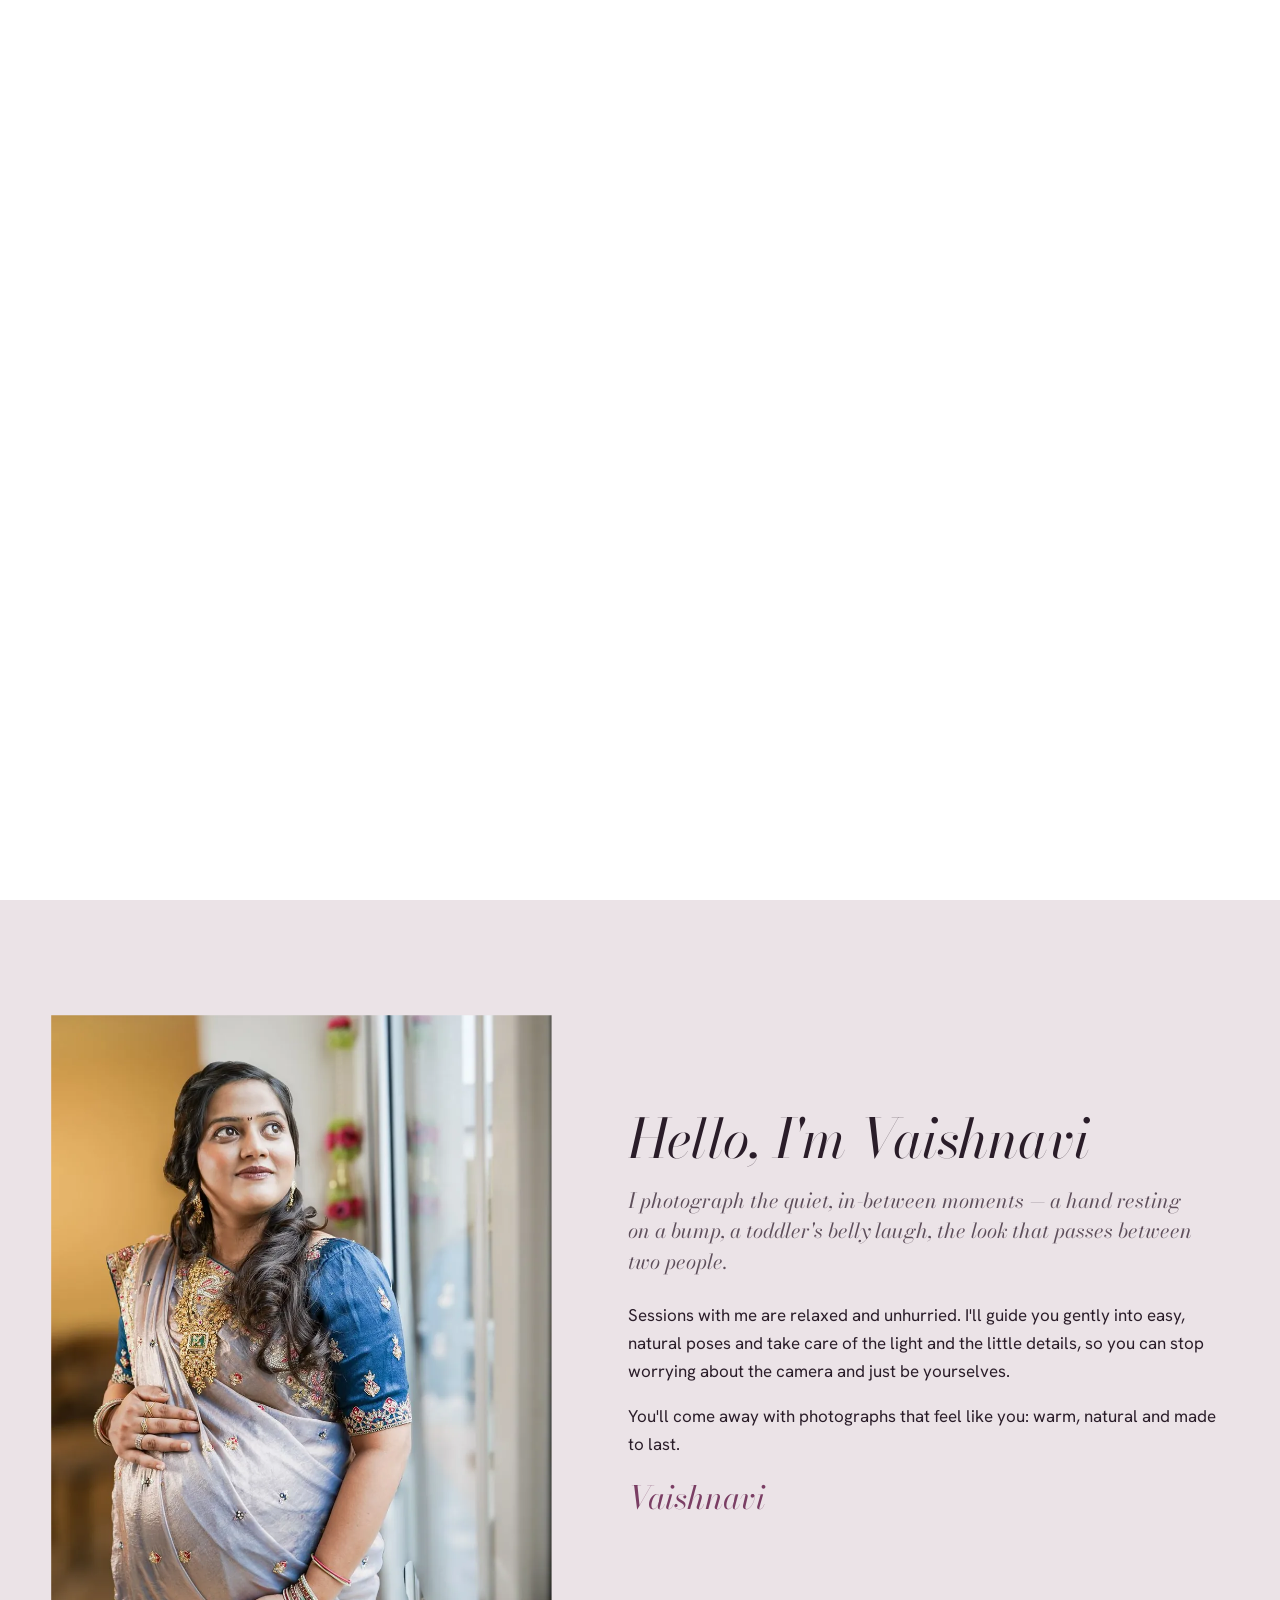
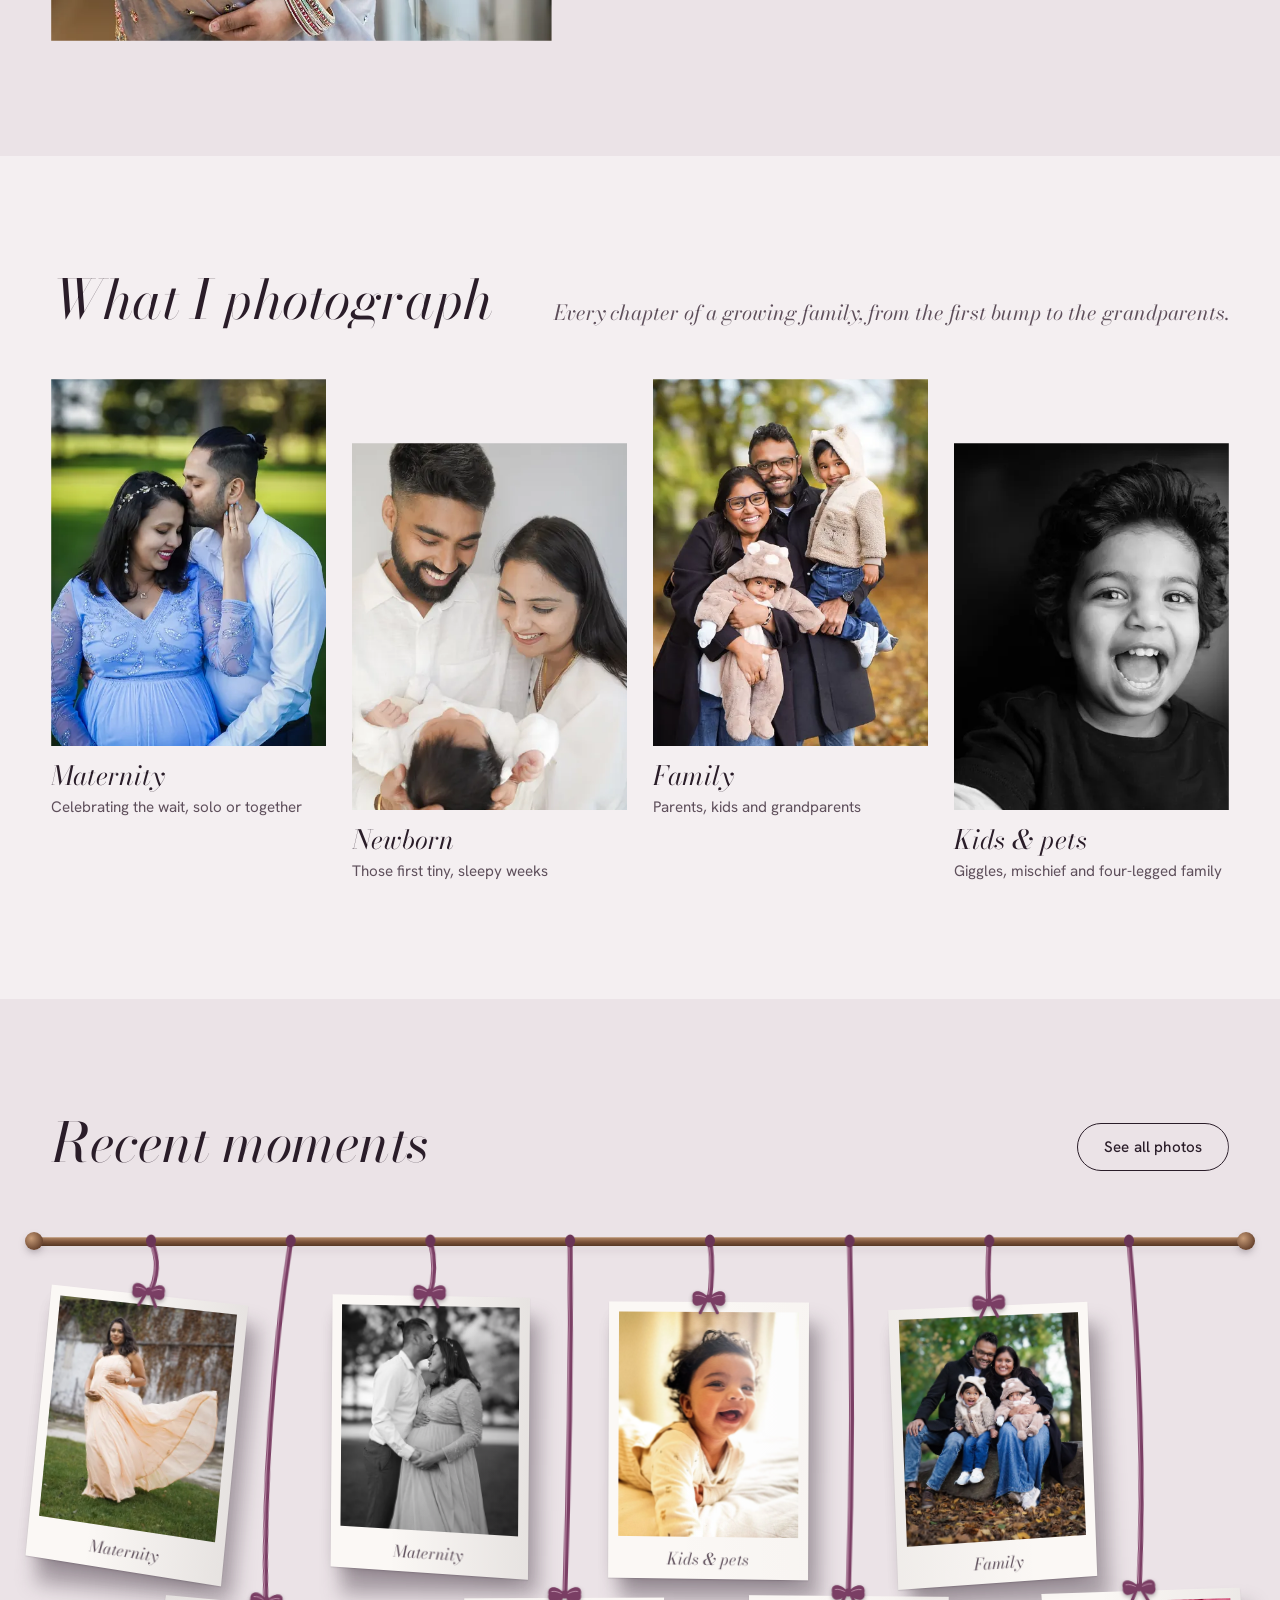
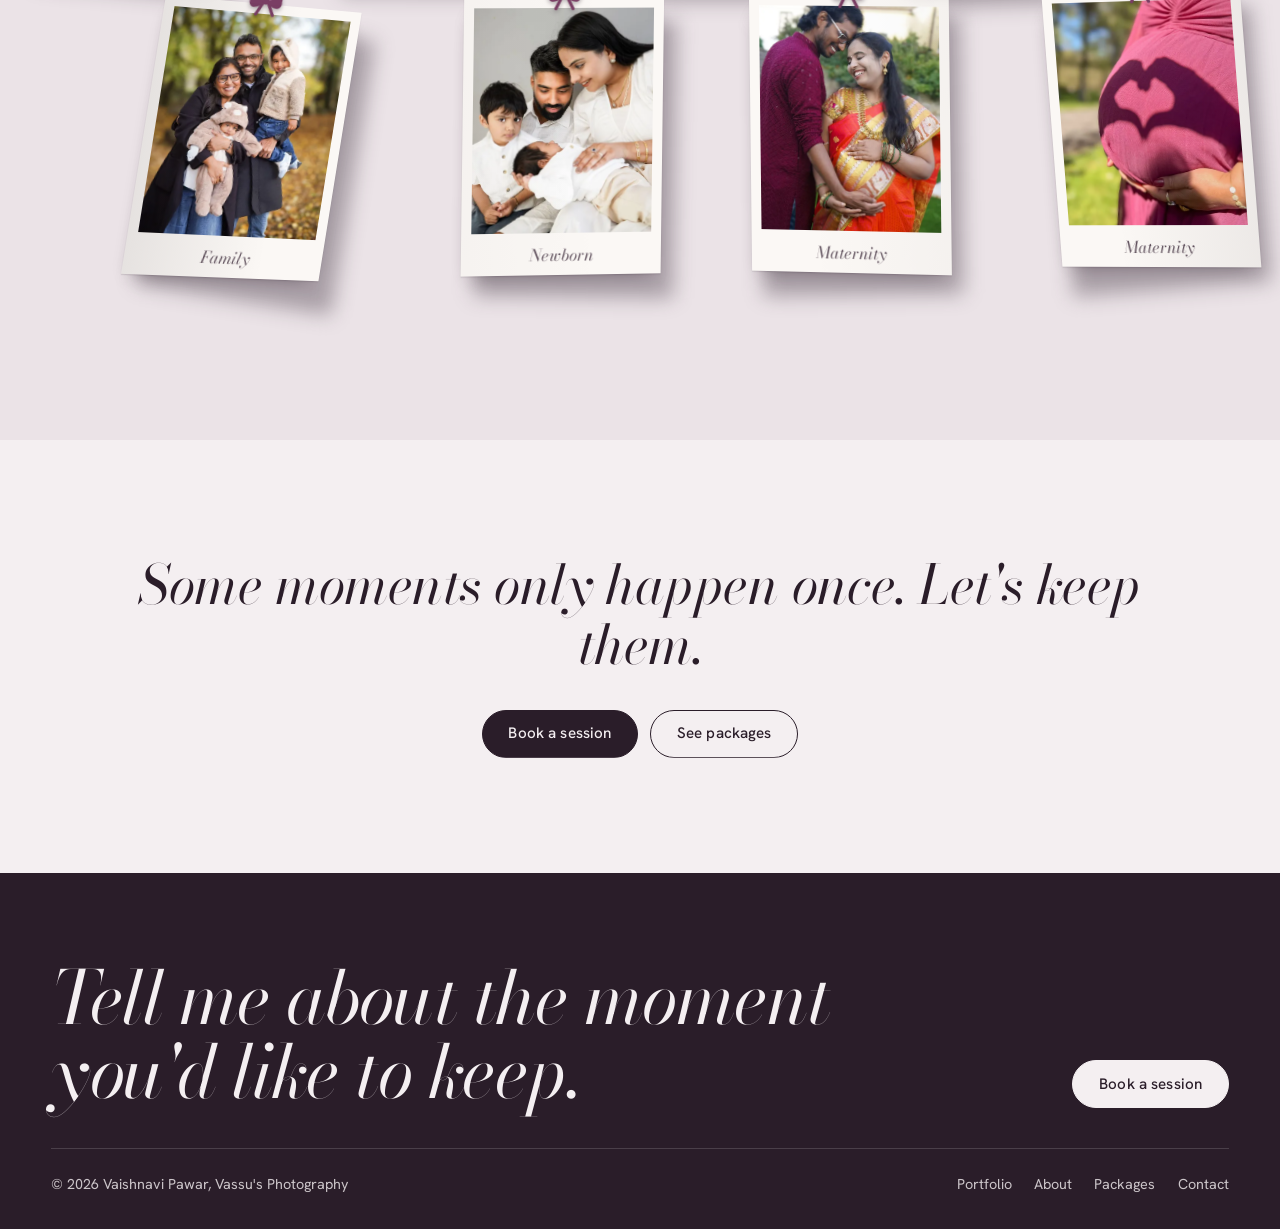
<file: index.html>
<!DOCTYPE html>
<html lang="en">
<head>
<meta charset="utf-8">
<meta name="viewport" content="width=device-width, initial-scale=1">
<title>Vassu's Photography — Maternity, newborn &amp; family photographer</title>
<meta name="description" content="Vassu's Photography by Vaishnavi Pawar: relaxed, natural maternity, newborn and family photo sessions from €100.">
<meta name="theme-color" content="#f4eff1">
<meta property="og:type" content="website">
<meta property="og:site_name" content="Vassu's Photography">
<meta property="og:title" content="Vassu's Photography — Maternity, newborn & family photographer">
<meta property="og:description" content="Relaxed, natural maternity, newborn and family photo sessions by Vaishnavi Pawar.">
<meta property="og:image" content="https://vassus-photography.vercel.app/assets/img/og-image.jpg">
<meta name="twitter:card" content="summary_large_image">
<link rel="icon" href="assets/favicon.svg" type="image/svg+xml">
<link rel="preload" href="assets/fonts/bodoni-moda-latin-opsz-italic.woff2" as="font" type="font/woff2" crossorigin>
<link rel="preload" href="assets/fonts/hanken-grotesk-latin-wght-normal.woff2" as="font" type="font/woff2" crossorigin>
<link rel="preload" as="image" type="image/webp" imagesrcset="assets/img/hero57-800.webp 800w, assets/img/hero57-1400.webp 1400w, assets/img/hero57-2400.webp 2400w" imagesizes="100vw">
<link rel="stylesheet" href="assets/css/styles.css?v=e20c945">
<script>(function(d){d.classList.add("js");if(!matchMedia("(prefers-reduced-motion: reduce)").matches&&"IntersectionObserver"in window){d.classList.add("motion");setTimeout(function(){if(!window.__motionReady)d.classList.remove("motion")},3000);try{if(/[?&]intro\b/.test(location.search)||!sessionStorage.getItem("vpIntro")){sessionStorage.setItem("vpIntro","1");d.classList.add("intro");window.__introTimer=setTimeout(function(){d.classList.add("intro-done")},1950)}}catch(e){}}})(document.documentElement)</script>
<script type="application/ld+json">
{
  "@context": "https://schema.org",
  "@type": "ProfessionalService",
  "name": "Vassu's Photography",
  "description": "Maternity, newborn and family photography by Vaishnavi Pawar.",
  "url": "https://vassus-photography.vercel.app/",
  "image": "https://vassus-photography.vercel.app/assets/img/og-image.jpg",
  "founder": { "@type": "Person", "name": "Vaishnavi Pawar" },
  "priceRange": "€100",
  "makesOffer": [
    { "@type": "Offer", "name": "Maternity session", "price": "100", "priceCurrency": "EUR" },
    { "@type": "Offer", "name": "Family session", "price": "100", "priceCurrency": "EUR" }
  ]
}
</script>
</head>
<body class="has-hero">
<div class="intro-screen" id="intro">
  <svg class="cam" viewBox="0 0 240 170" aria-hidden="true" focusable="false">
    <defs>
      <radialGradient id="lens-glass" cx="40%" cy="35%" r="75%">
        <stop offset="0" stop-color="#9b5a85"/><stop offset=".45" stop-color="#4a2240"/><stop offset="1" stop-color="#140b12"/>
      </radialGradient>
      <clipPath id="lens-clip"><circle cx="120" cy="104" r="28"/></clipPath>
    </defs>
    <g class="cam__button"><rect x="176" y="35" width="28" height="13" rx="3" fill="none" stroke="currentColor" stroke-width="2" pathLength="1" style="stroke-dasharray:1;stroke-dashoffset:1;animation:draw 1s var(--ease) .3s forwards"/></g>
    <g class="cam__draw" fill="none" stroke="currentColor" stroke-width="2" stroke-linecap="round" stroke-linejoin="round">
      <rect x="14" y="48" width="212" height="110" rx="16" pathLength="1" style="--n:0"/>
      <path d="M78 48 L90 26 H150 L162 48" pathLength="1" style="--n:1"/>
      <rect x="30" y="62" width="30" height="16" rx="3" pathLength="1" style="--n:2"/>
      <path d="M14 76 H44 M196 76 H226" pathLength="1" style="--n:3"/>
      <circle cx="120" cy="104" r="46" pathLength="1" style="--n:3"/>
      <circle cx="120" cy="104" r="34" pathLength="1" style="--n:4"/>
    </g>
    <circle class="cam__focus" cx="120" cy="104" r="40" fill="none" stroke="currentColor" stroke-width="3" stroke-dasharray="1.5 4.5" opacity=".55"/>
    <g class="cam__glass">
      <circle cx="120" cy="104" r="28" fill="url(#lens-glass)"/>
      <ellipse cx="110" cy="93" rx="9" ry="5" fill="#fff" opacity=".28" transform="rotate(-30 110 93)"/>
      <circle cx="131" cy="114" r="2.5" fill="#fff" opacity=".2"/>
    </g>
    <g clip-path="url(#lens-clip)">
      <g class="cam__iris"><circle cx="120" cy="104" r="54" fill="none" stroke="#120a10" stroke-width="0"/></g>
      <g class="cam__blades" stroke="#d9b3ca" stroke-width="1" opacity="0">
        <path d="M120 104 L150 80 M120 104 L146 134 M120 104 L102 140 M120 104 L84 110 M120 104 L96 70 M120 104 L134 66"/>
      </g>
    </g>
    <circle class="cam__af" cx="204" cy="66" r="3.2" fill="#9fc19a"/>
    <rect class="cam__flashwin" x="30" y="62" width="30" height="16" rx="3" fill="#fff"/>
  </svg>
  <p class="intro__name" aria-hidden="true">Vassu's<span>Photography</span></p>
  <div class="intro__frame" aria-hidden="true"><i></i><i></i><i></i><i></i></div>
  <button class="intro__skip" type="button">Skip intro</button>
  <div class="intro__flash"></div>
</div>
<a class="skip" href="#main">Skip to content</a>

<header class="site-header">
  <div class="container">
    <a class="wordmark" href="./" aria-label="Vassu's Photography, home"><span class="wordmark__name">Vassu's</span><span class="wordmark__sub">Photography</span></a>
    <button class="menu-toggle" type="button" aria-expanded="false" aria-controls="site-nav" aria-label="Open menu"><span></span><span></span><span></span></button>
    <nav class="nav" id="site-nav" aria-label="Main">
      <ul class="nav__list">
        <li><a href="portfolio.html">Portfolio</a></li>
        <li><a href="about.html">About</a></li>
        <li><a href="packages.html">Packages</a></li>
        <li><a href="contact.html">Contact</a></li>
      </ul>
      <a class="btn" href="contact.html">Book a session</a>
    </nav>
  </div>
</header>

<main id="main">
  <section class="hero" data-carousel aria-roledescription="carousel" aria-label="Featured photographs" style="--slide-ms:6500ms">
    <div class="hero__slides">
      <figure class="slide is-active" style="--pos:26% 28%;--origin:30% 30%" data-caption="A seaside maternity session, late summer" role="group" aria-roledescription="slide" aria-label="1 of 5">
        <picture><source type="image/webp" srcset="assets/img/hero57-800.webp 800w, assets/img/hero57-1400.webp 1400w, assets/img/hero57-2400.webp 2400w" sizes="100vw"><img src="assets/img/hero57-960.jpg" width="2400" height="1700" alt="Expecting mother in a burgundy gown holding flowers on a beach by the sea" fetchpriority="high"></picture>
      </figure>
      <figure class="slide" style="--pos:45% 18%;--origin:50% 25%" data-caption="An autumn family session in the woods" role="group" aria-roledescription="slide" aria-label="2 of 5" aria-hidden="true">
        <picture><source type="image/webp" srcset="assets/img/p16-480.webp 480w, assets/img/p16-960.webp 960w, assets/img/p16-1600.webp 1600w" sizes="100vw"><img src="assets/img/p16-960.jpg" width="1600" height="1407" alt="Parents sitting on a log in autumn woods with their two babies in bear hats" fetchpriority="low" decoding="async"></picture>
      </figure>
      <figure class="slide" style="--pos:55% 35%;--origin:45% 40%" data-caption="Giggles in warm window light, at home" role="group" aria-roledescription="slide" aria-label="3 of 5" aria-hidden="true">
        <picture><source type="image/webp" srcset="assets/img/p48-480.webp 480w, assets/img/p48-960.webp 960w, assets/img/p48-1600.webp 1600w" sizes="100vw"><img src="assets/img/p48-960.jpg" width="1600" height="1200" alt="Baby girl laughing on a bed in warm window light" fetchpriority="low" decoding="async"></picture>
      </figure>
      <figure class="slide" style="--pos:62% 45%;--origin:55% 40%" data-caption="A big sister's gift for mum-to-be" role="group" aria-roledescription="slide" aria-label="4 of 5" aria-hidden="true">
        <picture><source type="image/webp" srcset="assets/img/p55-480.webp 480w, assets/img/p55-960.webp 960w, assets/img/p55-1600.webp 1600w" sizes="100vw"><img src="assets/img/p55-960.jpg" width="1600" height="1067" alt="Little girl handing flowers to her expecting mother under a tree" fetchpriority="low" decoding="async"></picture>
      </figure>
      <figure class="slide" style="--pos:50% 55%;--origin:50% 60%" data-caption="Autumn walks, with the dog of course" role="group" aria-roledescription="slide" aria-label="5 of 5" aria-hidden="true">
        <picture><source type="image/webp" srcset="assets/img/p4-480.webp 480w, assets/img/p4-960.webp 960w, assets/img/p4-1600.webp 1600w" sizes="100vw"><img src="assets/img/p4-960.jpg" width="1600" height="1366" alt="Couple walking their dog through a carpet of autumn leaves" fetchpriority="low" decoding="async"></picture>
      </figure>
    </div>
    <div class="hero__shade"></div>
    <div class="hero__inner container">
      <div class="hero__text">
        <h1 class="hero__title" id="hero-title"><em><span class="visually-hidden">Vassu's</span><span class="hero__letters" aria-hidden="true"><span style="--i:0">V</span><span style="--i:1">a</span><span style="--i:2">s</span><span style="--i:3">s</span><span style="--i:4">u</span><span style="--i:5">'</span><span style="--i:6">s</span></span></em><span class="hero__word">Photography</span><span class="hero__kind">Maternity, newborn &amp; family portraits</span></h1>
        <p class="hero__lede">Soft, honest photographs of the people you love — taken slowly, in good light, while you simply enjoy being together.</p>
        <div class="btn-row">
          <a class="btn" href="contact.html">Book a session</a>
          <a class="btn btn--line" href="portfolio.html">See the portfolio</a>
        </div>
      </div>
      <div class="hero__ui">
        <p class="hero__caption" aria-live="polite"><span>A seaside maternity session, late summer</span></p>
        <div class="hero__controls">
          <span class="hero__count"><b>01</b> / 05</span>
          <div class="hero__dots"><button class="hero__dot" type="button" aria-label="Show photo 1" aria-current="true"><span></span></button><button class="hero__dot" type="button" aria-label="Show photo 2"><span></span></button><button class="hero__dot" type="button" aria-label="Show photo 3"><span></span></button><button class="hero__dot" type="button" aria-label="Show photo 4"><span></span></button><button class="hero__dot" type="button" aria-label="Show photo 5"><span></span></button></div>
          <button class="hero__btn hero__prev" type="button" aria-label="Previous photo"><svg viewBox="0 0 16 16" fill="none" stroke="currentColor" stroke-width="1.6" aria-hidden="true"><path d="M10 3L5 8l5 5"/></svg></button>
          <button class="hero__btn hero__next" type="button" aria-label="Next photo"><svg viewBox="0 0 16 16" fill="none" stroke="currentColor" stroke-width="1.6" aria-hidden="true"><path d="M6 3l5 5-5 5"/></svg></button>
          <button class="hero__btn hero__pause" type="button" aria-label="Pause slideshow"><svg class="i-pause" viewBox="0 0 16 16" fill="currentColor" aria-hidden="true"><rect x="4" y="3" width="2.6" height="10" rx=".6"/><rect x="9.4" y="3" width="2.6" height="10" rx=".6"/></svg><svg class="i-play" viewBox="0 0 16 16" fill="currentColor" aria-hidden="true"><path d="M5 3l8 5-8 5z"/></svg></button>
        </div>
      </div>
    </div>
    <a class="hero__scroll" href="#welcome">Scroll</a>
  </section>

  <section class="section section--tint" id="welcome" aria-labelledby="hello">
    <div class="container split">
      <picture data-reveal="img">
        <source type="image/webp" srcset="assets/img/p2-480.webp 480w, assets/img/p2-960.webp 960w, assets/img/p2-972.webp 972w" sizes="(max-width: 760px) 100vw, 42vw">
        <img src="assets/img/p2-960.jpg" width="972" height="1600" alt="Expecting mother in a lilac saree by a bright window" loading="lazy" decoding="async">
      </picture>
      <div class="measure">
        <h2 id="hello" data-reveal>Hello, I'm Vaishnavi</h2>
        <p class="lede" style="margin-block:1.2rem 1.5rem" data-reveal>I photograph the quiet, in-between moments — a hand resting on a bump, a toddler's belly laugh, the look that passes between two people.</p>
        <p data-reveal>Sessions with me are relaxed and unhurried. I'll guide you gently into easy, natural poses and take care of the light and the little details, so you can stop worrying about the camera and just be yourselves.</p>
        <p data-reveal>You'll come away with photographs that feel like you: warm, natural and made to last.</p>
        <p class="signature" data-reveal>Vaishnavi</p>
      </div>
    </div>
  </section>

  <section class="section" aria-labelledby="kinds-title">
    <div class="container">
      <div class="section-head" data-reveal>
        <h2 id="kinds-title">What I photograph</h2>
        <p class="lede">Every chapter of a growing family, from the first bump to the grandparents.</p>
      </div>
      <div class="kinds">
        <a class="kind" data-reveal href="portfolio.html#maternity">
          <div class="kind__img"><picture><source type="image/webp" srcset="assets/img/p53-480.webp 480w, assets/img/p53-960.webp 960w" sizes="(max-width: 860px) 50vw, 25vw"><img src="assets/img/p53-960.jpg" width="1066" height="1600" alt="" loading="lazy" decoding="async"></picture></div>
          <h3>Maternity</h3><p>Celebrating the wait, solo or together</p>
        </a>
        <a class="kind" data-reveal href="portfolio.html#newborn">
          <div class="kind__img"><picture><source type="image/webp" srcset="assets/img/p40-480.webp 480w, assets/img/p40-960.webp 960w" sizes="(max-width: 860px) 50vw, 25vw"><img src="assets/img/p40-960.jpg" width="1067" height="1600" alt="" loading="lazy" decoding="async"></picture></div>
          <h3>Newborn</h3><p>Those first tiny, sleepy weeks</p>
        </a>
        <a class="kind" data-reveal href="portfolio.html#family">
          <div class="kind__img"><picture><source type="image/webp" srcset="assets/img/p17-480.webp 480w, assets/img/p17-960.webp 960w" sizes="(max-width: 860px) 50vw, 25vw"><img src="assets/img/p17-960.jpg" width="1067" height="1600" alt="" loading="lazy" decoding="async"></picture></div>
          <h3>Family</h3><p>Parents, kids and grandparents</p>
        </a>
        <a class="kind" data-reveal href="portfolio.html#kids">
          <div class="kind__img"><picture><source type="image/webp" srcset="assets/img/p15-480.webp 480w, assets/img/p15-960.webp 960w" sizes="(max-width: 860px) 50vw, 25vw"><img src="assets/img/p15-960.jpg" width="1206" height="1600" alt="" loading="lazy" decoding="async"></picture></div>
          <h3>Kids &amp; pets</h3><p>Giggles, mischief and four-legged family</p>
        </a>
      </div>
    </div>
  </section>

  <section class="section section--tint" aria-labelledby="recent-title">
    <div class="container">
      <div class="section-head" data-reveal>
        <h2 id="recent-title">Recent moments</h2>
        <a class="btn btn--line" href="portfolio.html">See all photos</a>
      </div>
      <div class="strip">
<!-- strip:start -->
<a class="strip-item" href="portfolio.html#maternity"><picture><source type="image/webp" srcset="assets/img/p20-480.webp 480w, assets/img/p20-960.webp 960w, assets/img/p20-1067.webp 1067w" sizes="(max-width: 760px) 50vw, 25vw"><img src="assets/img/p20-960.jpg" width="1067" height="1600" alt="Expecting mother in a flowing peach gown, the skirt caught mid-swirl" loading="lazy" decoding="async"></picture></a>
<a class="strip-item" href="portfolio.html#family"><picture><source type="image/webp" srcset="assets/img/p17-480.webp 480w, assets/img/p17-960.webp 960w, assets/img/p17-1067.webp 1067w" sizes="(max-width: 760px) 50vw, 25vw"><img src="assets/img/p17-960.jpg" width="1067" height="1600" alt="Mother and father holding their two little ones among autumn leaves" loading="lazy" decoding="async"></picture></a>
<a class="strip-item" href="portfolio.html#maternity"><picture><source type="image/webp" srcset="assets/img/p52-480.webp 480w, assets/img/p52-960.webp 960w, assets/img/p52-1067.webp 1067w" sizes="(max-width: 760px) 50vw, 25vw"><img src="assets/img/p52-960.jpg" width="1067" height="1600" alt="Black and white portrait of a husband kissing his wife&#x27;s forehead" loading="lazy" decoding="async"></picture></a>
<a class="strip-item" href="portfolio.html#newborn"><picture><source type="image/webp" srcset="assets/img/p42-480.webp 480w, assets/img/p42-960.webp 960w, assets/img/p42-1067.webp 1067w" sizes="(max-width: 760px) 50vw, 25vw"><img src="assets/img/p42-960.jpg" width="1067" height="1600" alt="Family in white gathered close around a newborn baby" loading="lazy" decoding="async"></picture></a>
<a class="strip-item" href="portfolio.html#kids"><picture><source type="image/webp" srcset="assets/img/p48-480.webp 480w, assets/img/p48-960.webp 960w, assets/img/p48-1600.webp 1600w" sizes="(max-width: 760px) 50vw, 25vw"><img src="assets/img/p48-960.jpg" width="1600" height="1200" alt="Baby girl laughing on a bed in warm window light" loading="lazy" decoding="async"></picture></a>
<a class="strip-item" href="portfolio.html#maternity"><picture><source type="image/webp" srcset="assets/img/p8-480.webp 480w, assets/img/p8-960.webp 960w, assets/img/p8-1066.webp 1066w" sizes="(max-width: 760px) 50vw, 25vw"><img src="assets/img/p8-960.jpg" width="1066" height="1600" alt="Couple in traditional dress, he kisses her forehead as she holds her bump" loading="lazy" decoding="async"></picture></a>
<a class="strip-item" href="portfolio.html#family"><picture><source type="image/webp" srcset="assets/img/p16-480.webp 480w, assets/img/p16-960.webp 960w, assets/img/p16-1600.webp 1600w" sizes="(max-width: 760px) 50vw, 25vw"><img src="assets/img/p16-960.jpg" width="1600" height="1407" alt="Parents sitting on a log in autumn woods with their two babies in bear hats" loading="lazy" decoding="async"></picture></a>
<a class="strip-item" href="portfolio.html#maternity"><picture><source type="image/webp" srcset="assets/img/p46-480.webp 480w, assets/img/p46-960.webp 960w, assets/img/p46-1200.webp 1200w" sizes="(max-width: 760px) 50vw, 25vw"><img src="assets/img/p46-960.jpg" width="1200" height="1600" alt="Heart-shaped shadow made by hands on a baby bump in a pink dress" loading="lazy" decoding="async"></picture></a>
<!-- strip:end -->
      </div>
    </div>
  </section>

  <section class="section invite" aria-label="Book a session">
    <div class="container">
      <blockquote data-reveal>Some moments only happen once. Let's keep them.</blockquote>
      <div class="btn-row" data-reveal>
        <a class="btn" href="contact.html">Book a session</a>
        <a class="btn btn--line" href="packages.html">See packages</a>
      </div>
    </div>
  </section>
</main>

<footer class="site-footer">
  <div class="container">
    <div class="site-footer__top">
      <p class="site-footer__big">Tell me about the moment you'd like to keep.</p>
      <a class="btn" href="contact.html">Book a session</a>
    </div>
    <div class="site-footer__bottom">
      <span>© <span data-year>2026</span> Vaishnavi Pawar, Vassu's Photography</span>
      <ul>
        <li><a href="portfolio.html">Portfolio</a></li>
        <li><a href="about.html">About</a></li>
        <li><a href="packages.html">Packages</a></li>
        <li><a href="contact.html">Contact</a></li>
      </ul>
    </div>
  </div>
</footer>

<script src="assets/js/config.js?v=e20c945"></script>
<script src="assets/js/main.js?v=e20c945" defer></script>
</body>
</html>
</file>
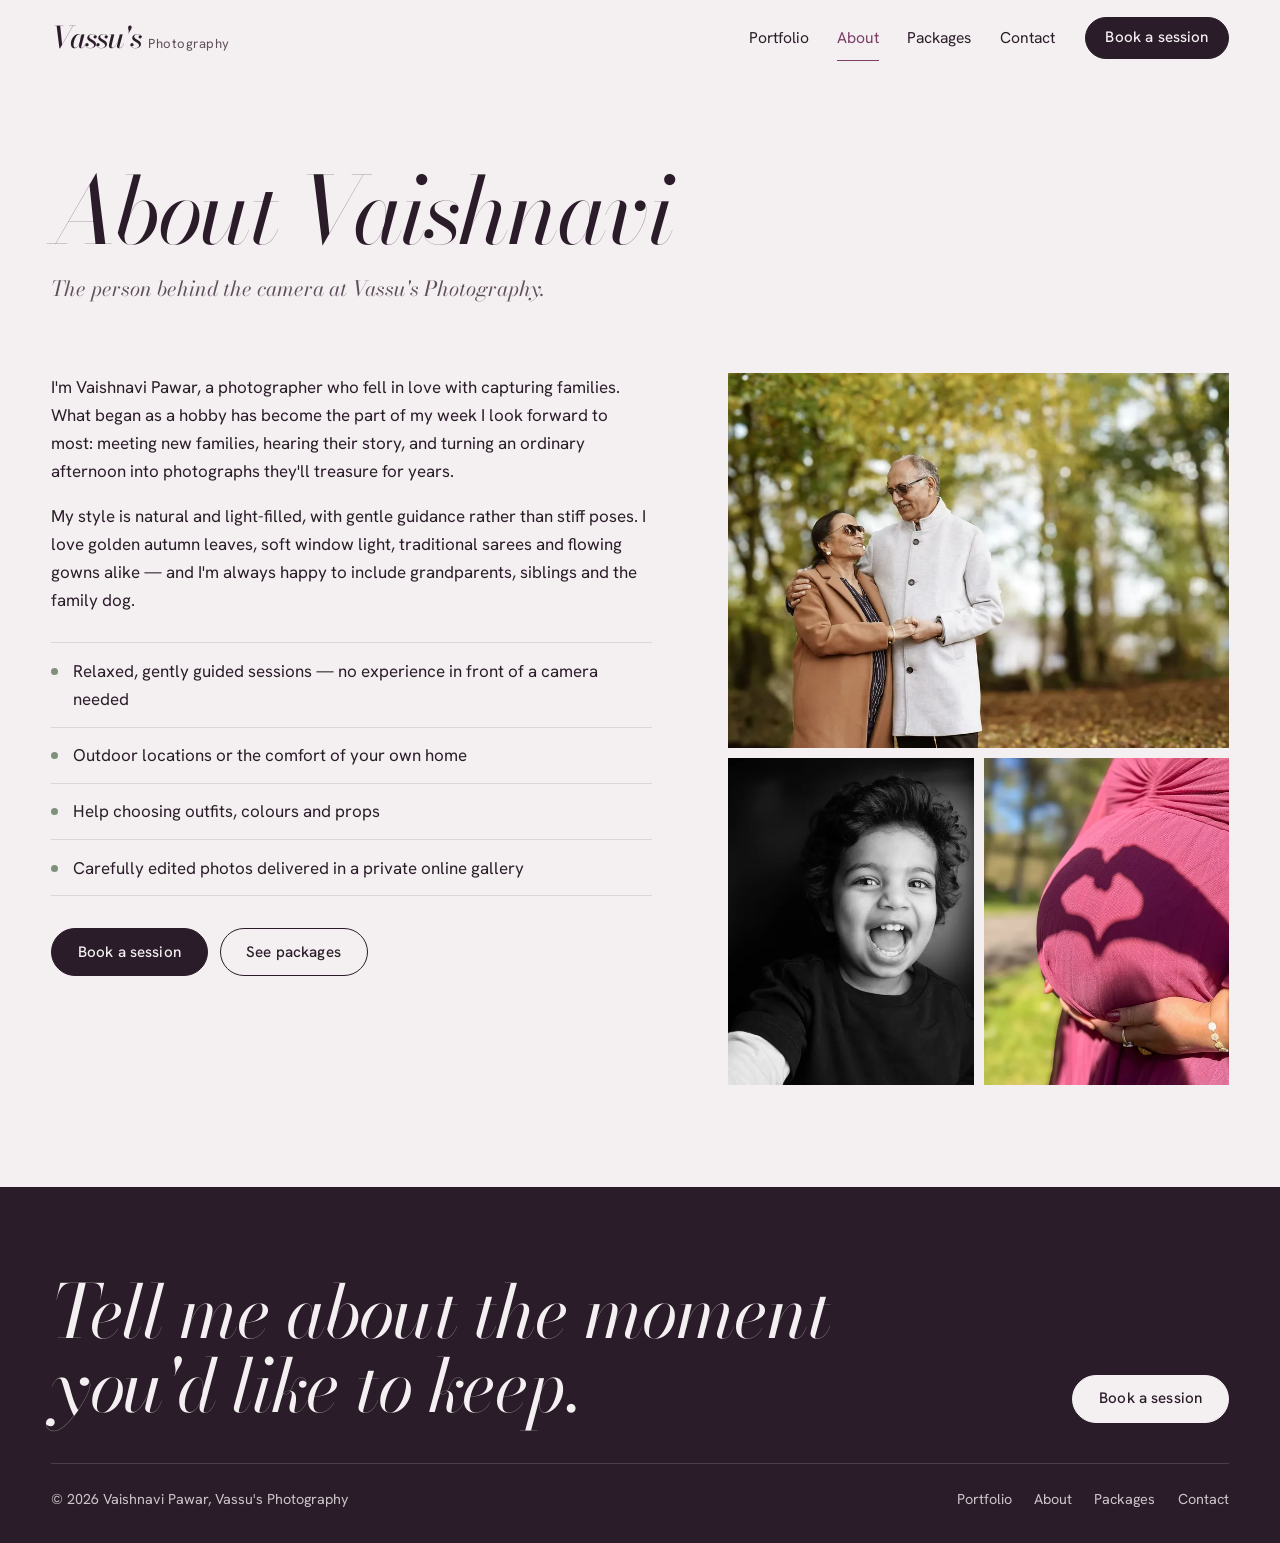
<file: about.html>
<!DOCTYPE html>
<html lang="en">
<head>
<meta charset="utf-8">
<meta name="viewport" content="width=device-width, initial-scale=1">
<title>About Vaishnavi — Vassu's Photography</title>
<meta name="description" content="Meet Vaishnavi Pawar, the photographer behind Vassu's Photography: relaxed, light-filled maternity and family sessions.">
<meta name="theme-color" content="#f4eff1">
<meta property="og:type" content="website">
<meta property="og:site_name" content="Vassu's Photography">
<meta property="og:title" content="About Vaishnavi — Vassu's Photography">
<meta property="og:description" content="Meet Vaishnavi Pawar, the photographer behind Vassu's Photography: relaxed, light-filled maternity and family sessions.">
<meta property="og:image" content="https://vassus-photography.vercel.app/assets/img/og-image.jpg">
<meta name="twitter:card" content="summary_large_image">
<link rel="icon" href="assets/favicon.svg" type="image/svg+xml">
<link rel="preload" href="assets/fonts/bodoni-moda-latin-opsz-italic.woff2" as="font" type="font/woff2" crossorigin>
<link rel="preload" href="assets/fonts/hanken-grotesk-latin-wght-normal.woff2" as="font" type="font/woff2" crossorigin>
<link rel="stylesheet" href="assets/css/styles.css?v=e20c945">
</head>
<body>
<a class="skip" href="#main">Skip to content</a>

<header class="site-header">
  <div class="container">
    <a class="wordmark" href="./" aria-label="Vassu's Photography, home"><span class="wordmark__name">Vassu's</span><span class="wordmark__sub">Photography</span></a>
    <button class="menu-toggle" type="button" aria-expanded="false" aria-controls="site-nav" aria-label="Open menu"><span></span><span></span><span></span></button>
    <nav class="nav" id="site-nav" aria-label="Main">
      <ul class="nav__list">
        <li><a href="portfolio.html">Portfolio</a></li>
        <li><a href="about.html" aria-current="page">About</a></li>
        <li><a href="packages.html">Packages</a></li>
        <li><a href="contact.html">Contact</a></li>
      </ul>
      <a class="btn" href="contact.html">Book a session</a>
    </nav>
  </div>
</header>
<main id="main">
  <section class="page-head container">
    <h1>About Vaishnavi</h1>
    <p class="lede">The person behind the camera at Vassu's Photography.</p>
  </section>
  <section class="container split split--flip" style="align-items:start;padding-bottom:clamp(4rem,8vw,7rem)">
    <div class="measure">
      <p>I'm Vaishnavi Pawar, a photographer who fell in love with capturing families. What began as a hobby has become the part of my week I look forward to most: meeting new families, hearing their story, and turning an ordinary afternoon into photographs they'll treasure for years.</p>
      <p>My style is natural and light-filled, with gentle guidance rather than stiff poses. I love golden autumn leaves, soft window light, traditional sarees and flowing gowns alike — and I'm always happy to include grandparents, siblings and the family dog.</p>
      <ul class="ticks">
        <li>Relaxed, gently guided sessions — no experience in front of a camera needed</li>
        <li>Outdoor locations or the comfort of your own home</li>
        <li>Help choosing outfits, colours and props</li>
        <li>Carefully edited photos delivered in a private online gallery</li>
      </ul>
      <div class="btn-row"><a class="btn" href="contact.html">Book a session</a><a class="btn btn--line" href="packages.html">See packages</a></div>
    </div>
    <div class="about-pics">
      <picture><source type="image/webp" srcset="assets/img/p18-480.webp 480w, assets/img/p18-960.webp 960w, assets/img/p18-1600.webp 1600w" sizes="(max-width: 760px) 100vw, 45vw"><img class="wide" src="assets/img/p18-960.jpg" width="1600" height="1391" alt="Older couple holding hands among autumn trees" loading="lazy" decoding="async"></picture>
      <picture><source type="image/webp" srcset="assets/img/p15-480.webp 480w, assets/img/p15-960.webp 960w, assets/img/p15-1206.webp 1206w" sizes="(max-width: 760px) 50vw, 22vw"><img src="assets/img/p15-960.jpg" width="1206" height="1600" alt="Black and white portrait of a laughing little boy" loading="lazy" decoding="async"></picture>
      <picture><source type="image/webp" srcset="assets/img/p46-480.webp 480w, assets/img/p46-960.webp 960w, assets/img/p46-1200.webp 1200w" sizes="(max-width: 760px) 50vw, 22vw"><img src="assets/img/p46-960.jpg" width="1200" height="1600" alt="Heart-shaped shadow made by hands on a baby bump" loading="lazy" decoding="async"></picture>
    </div>
  </section>
</main>

<footer class="site-footer">
  <div class="container">
    <div class="site-footer__top">
      <p class="site-footer__big">Tell me about the moment you'd like to keep.</p>
      <a class="btn" href="contact.html">Book a session</a>
    </div>
    <div class="site-footer__bottom">
      <span>© <span data-year>2026</span> Vaishnavi Pawar, Vassu's Photography</span>
      <ul>
        <li><a href="portfolio.html">Portfolio</a></li>
        <li><a href="about.html">About</a></li>
        <li><a href="packages.html">Packages</a></li>
        <li><a href="contact.html">Contact</a></li>
      </ul>
    </div>
  </div>
</footer>

<script src="assets/js/config.js?v=e20c945"></script>
<script src="assets/js/main.js?v=e20c945" defer></script>
</body>
</html>
</file>
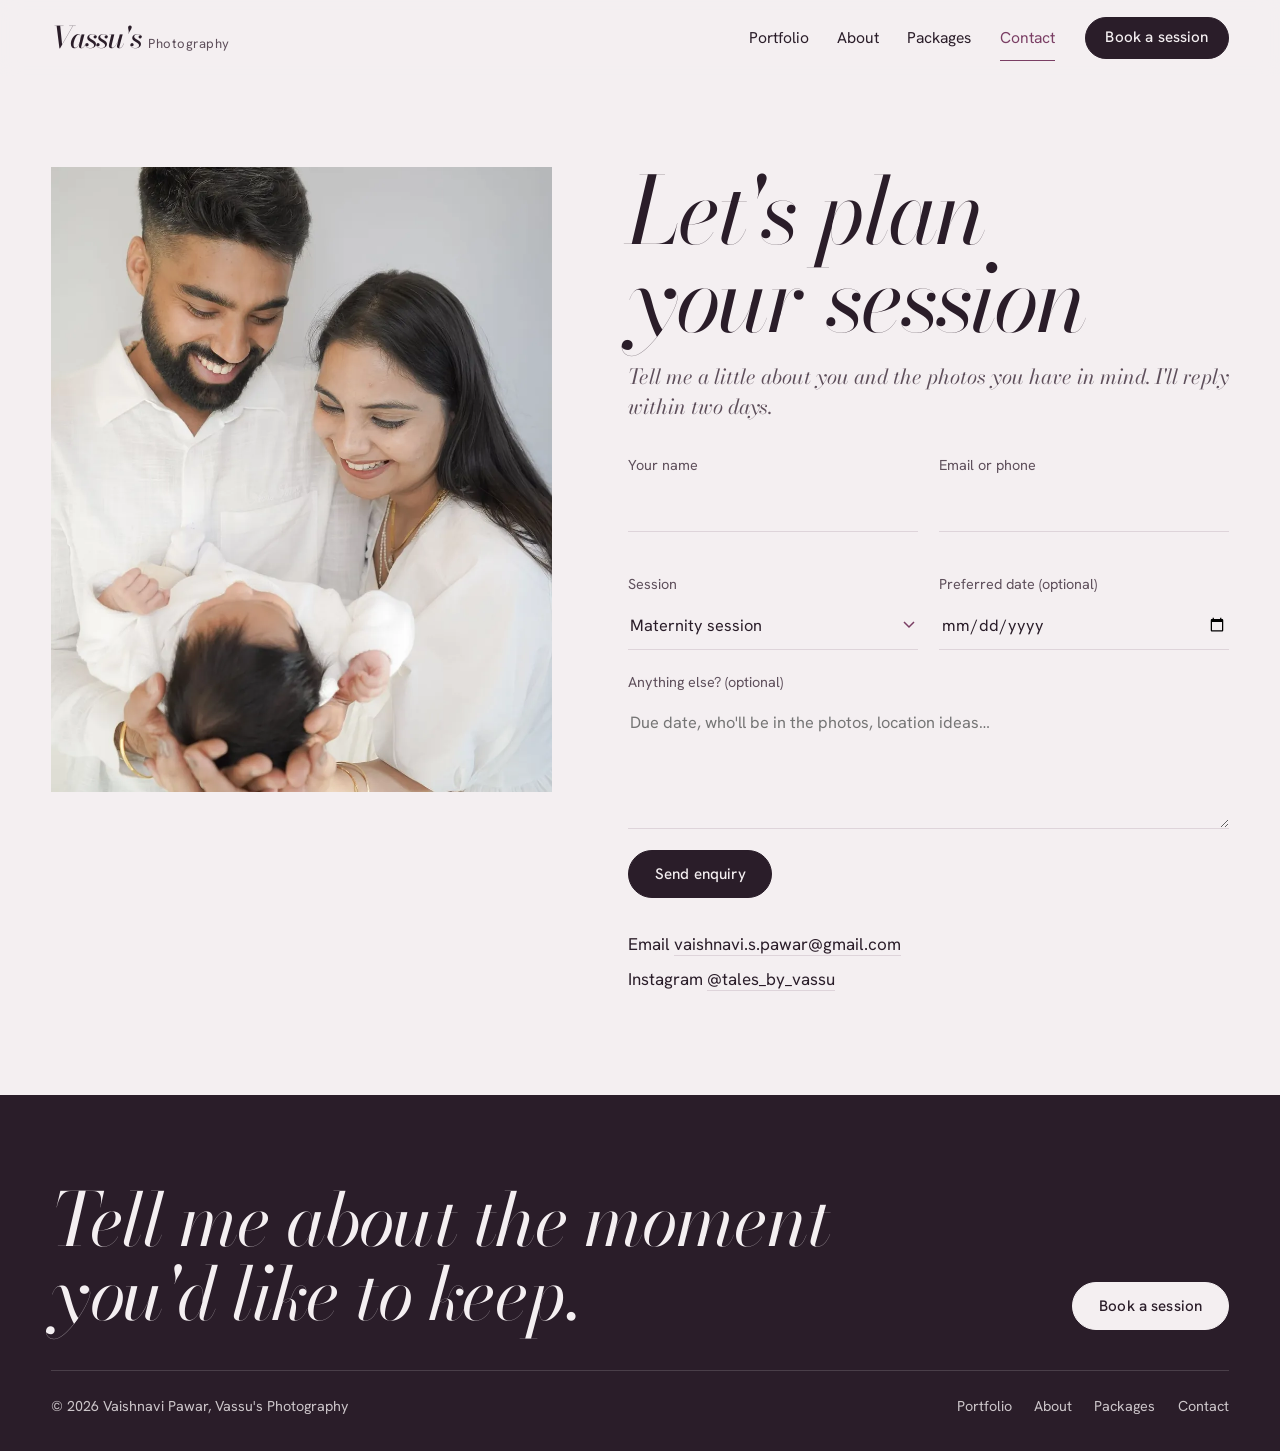
<file: contact.html>
<!DOCTYPE html>
<html lang="en">
<head>
<meta charset="utf-8">
<meta name="viewport" content="width=device-width, initial-scale=1">
<title>Book a session — Vassu's Photography</title>
<meta name="description" content="Enquire about a maternity, newborn or family photo session with Vaishnavi Pawar of Vassu's Photography.">
<meta name="theme-color" content="#f4eff1">
<meta property="og:type" content="website">
<meta property="og:site_name" content="Vassu's Photography">
<meta property="og:title" content="Book a session — Vassu's Photography">
<meta property="og:description" content="Enquire about a maternity, newborn or family photo session with Vaishnavi Pawar of Vassu's Photography.">
<meta property="og:image" content="https://vassus-photography.vercel.app/assets/img/og-image.jpg">
<meta name="twitter:card" content="summary_large_image">
<link rel="icon" href="assets/favicon.svg" type="image/svg+xml">
<link rel="preload" href="assets/fonts/bodoni-moda-latin-opsz-italic.woff2" as="font" type="font/woff2" crossorigin>
<link rel="preload" href="assets/fonts/hanken-grotesk-latin-wght-normal.woff2" as="font" type="font/woff2" crossorigin>
<link rel="stylesheet" href="assets/css/styles.css?v=e20c945">
</head>
<body>
<a class="skip" href="#main">Skip to content</a>

<header class="site-header">
  <div class="container">
    <a class="wordmark" href="./" aria-label="Vassu's Photography, home"><span class="wordmark__name">Vassu's</span><span class="wordmark__sub">Photography</span></a>
    <button class="menu-toggle" type="button" aria-expanded="false" aria-controls="site-nav" aria-label="Open menu"><span></span><span></span><span></span></button>
    <nav class="nav" id="site-nav" aria-label="Main">
      <ul class="nav__list">
        <li><a href="portfolio.html">Portfolio</a></li>
        <li><a href="about.html">About</a></li>
        <li><a href="packages.html">Packages</a></li>
        <li><a href="contact.html" aria-current="page">Contact</a></li>
      </ul>
      <a class="btn" href="contact.html">Book a session</a>
    </nav>
  </div>
</header>
<main id="main">
  <section class="page-head container split" style="align-items:start;padding-bottom:clamp(4rem,8vw,7rem)">
    <picture><source type="image/webp" srcset="assets/img/p40-480.webp 480w, assets/img/p40-960.webp 960w, assets/img/p40-1067.webp 1067w" sizes="(max-width: 760px) 100vw, 42vw"><img src="assets/img/p40-960.jpg" width="1067" height="1600" alt="New parents in white smiling down at their newborn" loading="lazy" decoding="async"></picture>
    <div class="measure">
      <h1>Let's plan your session</h1>
      <p class="lede">Tell me a little about you and the photos you have in mind. I'll reply within two days.</p>

      <form class="form" id="enquiry" action="#" method="post" novalidate>
        <div class="form__row">
          <div class="field">
            <label for="f-name">Your name</label>
            <input id="f-name" name="name" autocomplete="name" required aria-describedby="f-name-error">
            <span class="error" id="f-name-error" aria-live="polite"></span>
          </div>
          <div class="field">
            <label for="f-reach">Email or phone</label>
            <input id="f-reach" name="reach" autocomplete="email" required aria-describedby="f-reach-error">
            <span class="error" id="f-reach-error" aria-live="polite"></span>
          </div>
        </div>
        <div class="form__row">
          <div class="field">
            <label for="f-session">Session</label>
            <select id="f-session" name="session">
              <option>Maternity session</option>
              <option>Newborn session</option>
              <option>Family session</option>
              <option>Not sure yet</option>
            </select>
          </div>
          <div class="field">
            <label for="f-date">Preferred date (optional)</label>
            <input id="f-date" name="date" type="date">
          </div>
        </div>
        <div class="field">
          <label for="f-message">Anything else? (optional)</label>
          <textarea id="f-message" name="message" placeholder="Due date, who'll be in the photos, location ideas…"></textarea>
        </div>
        <div class="hp" aria-hidden="true"><label for="f-website">Leave this empty</label><input id="f-website" name="website" tabindex="-1" autocomplete="off"></div>
        <div><button class="btn" type="submit">Send enquiry</button></div>
      </form>
      <div class="notice" id="notice" tabindex="-1" hidden></div>
      <ul class="reach" id="reach" hidden></ul>
    </div>
  </section>
</main>

<footer class="site-footer">
  <div class="container">
    <div class="site-footer__top">
      <p class="site-footer__big">Tell me about the moment you'd like to keep.</p>
      <a class="btn" href="contact.html">Book a session</a>
    </div>
    <div class="site-footer__bottom">
      <span>© <span data-year>2026</span> Vaishnavi Pawar, Vassu's Photography</span>
      <ul>
        <li><a href="portfolio.html">Portfolio</a></li>
        <li><a href="about.html">About</a></li>
        <li><a href="packages.html">Packages</a></li>
        <li><a href="contact.html">Contact</a></li>
      </ul>
    </div>
  </div>
</footer>

<script src="assets/js/config.js?v=e20c945"></script>
<script src="assets/js/main.js?v=e20c945" defer></script>
</body>
</html>
</file>
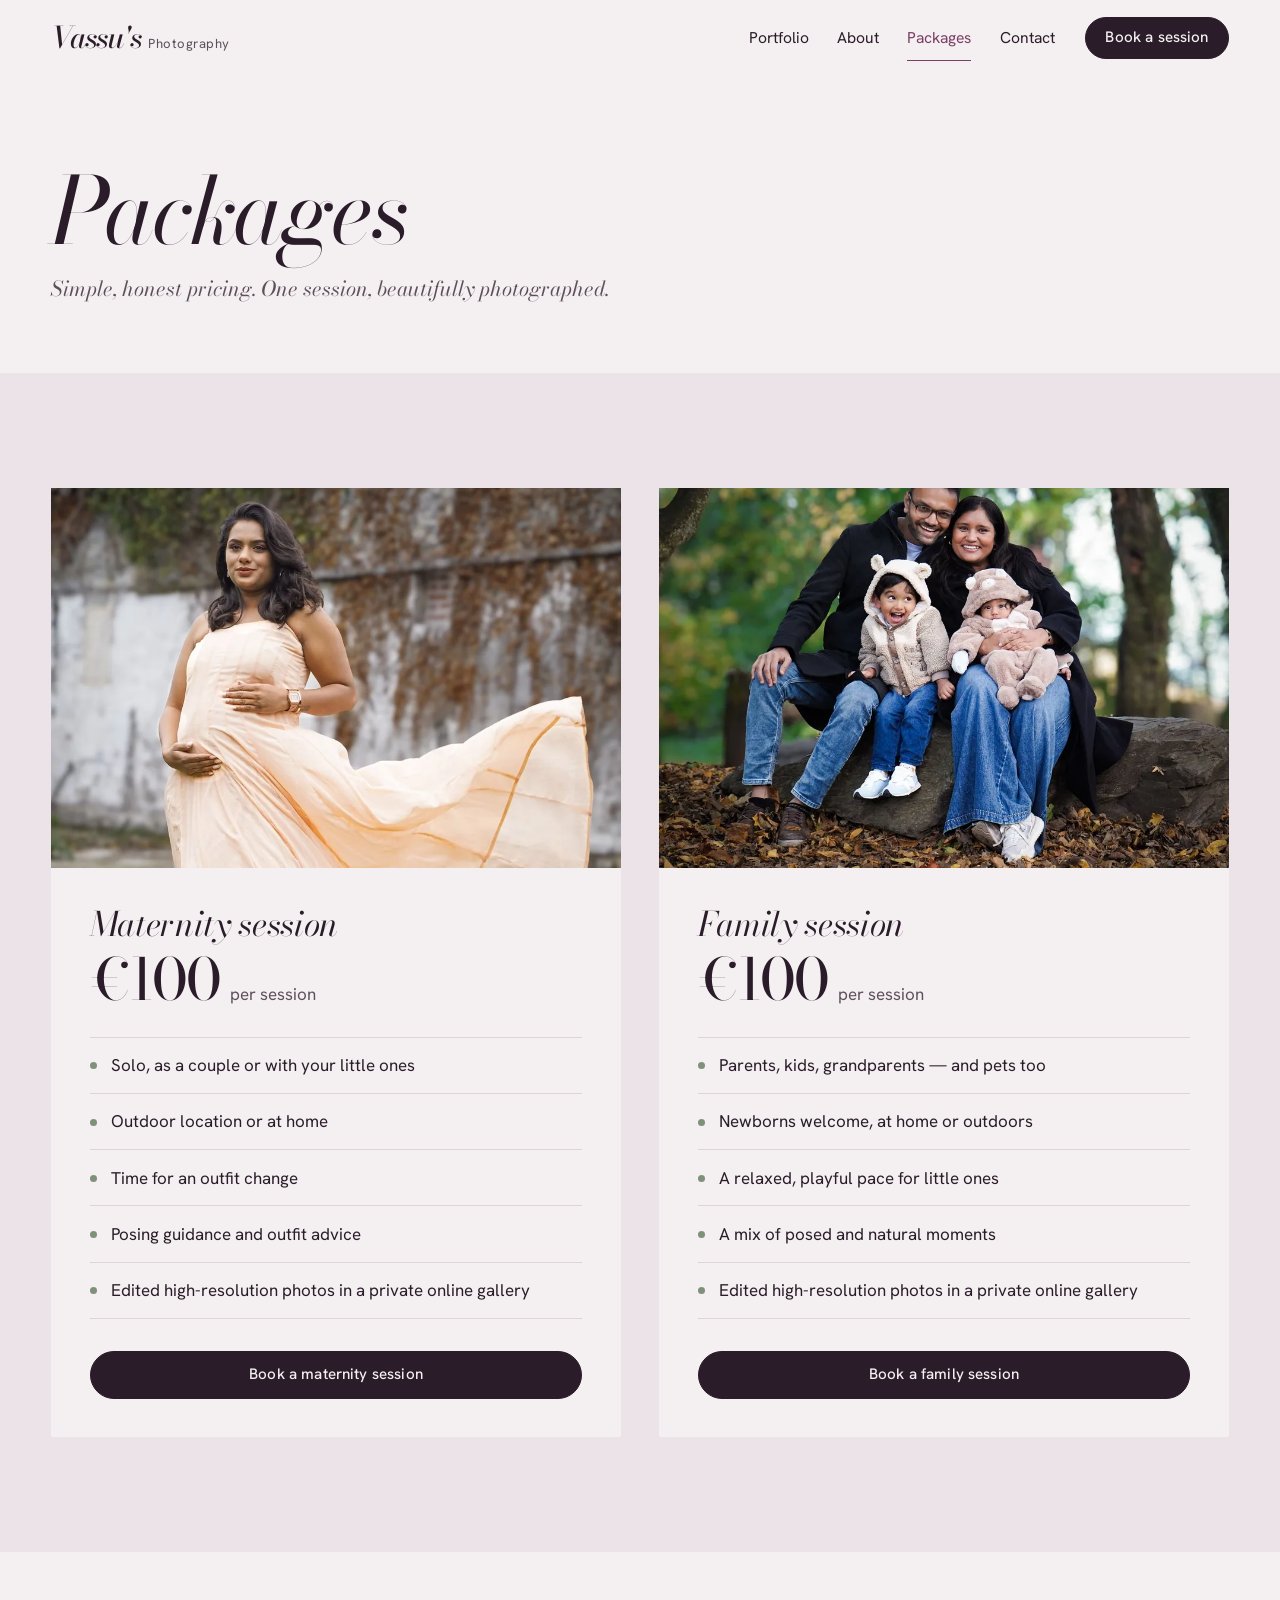
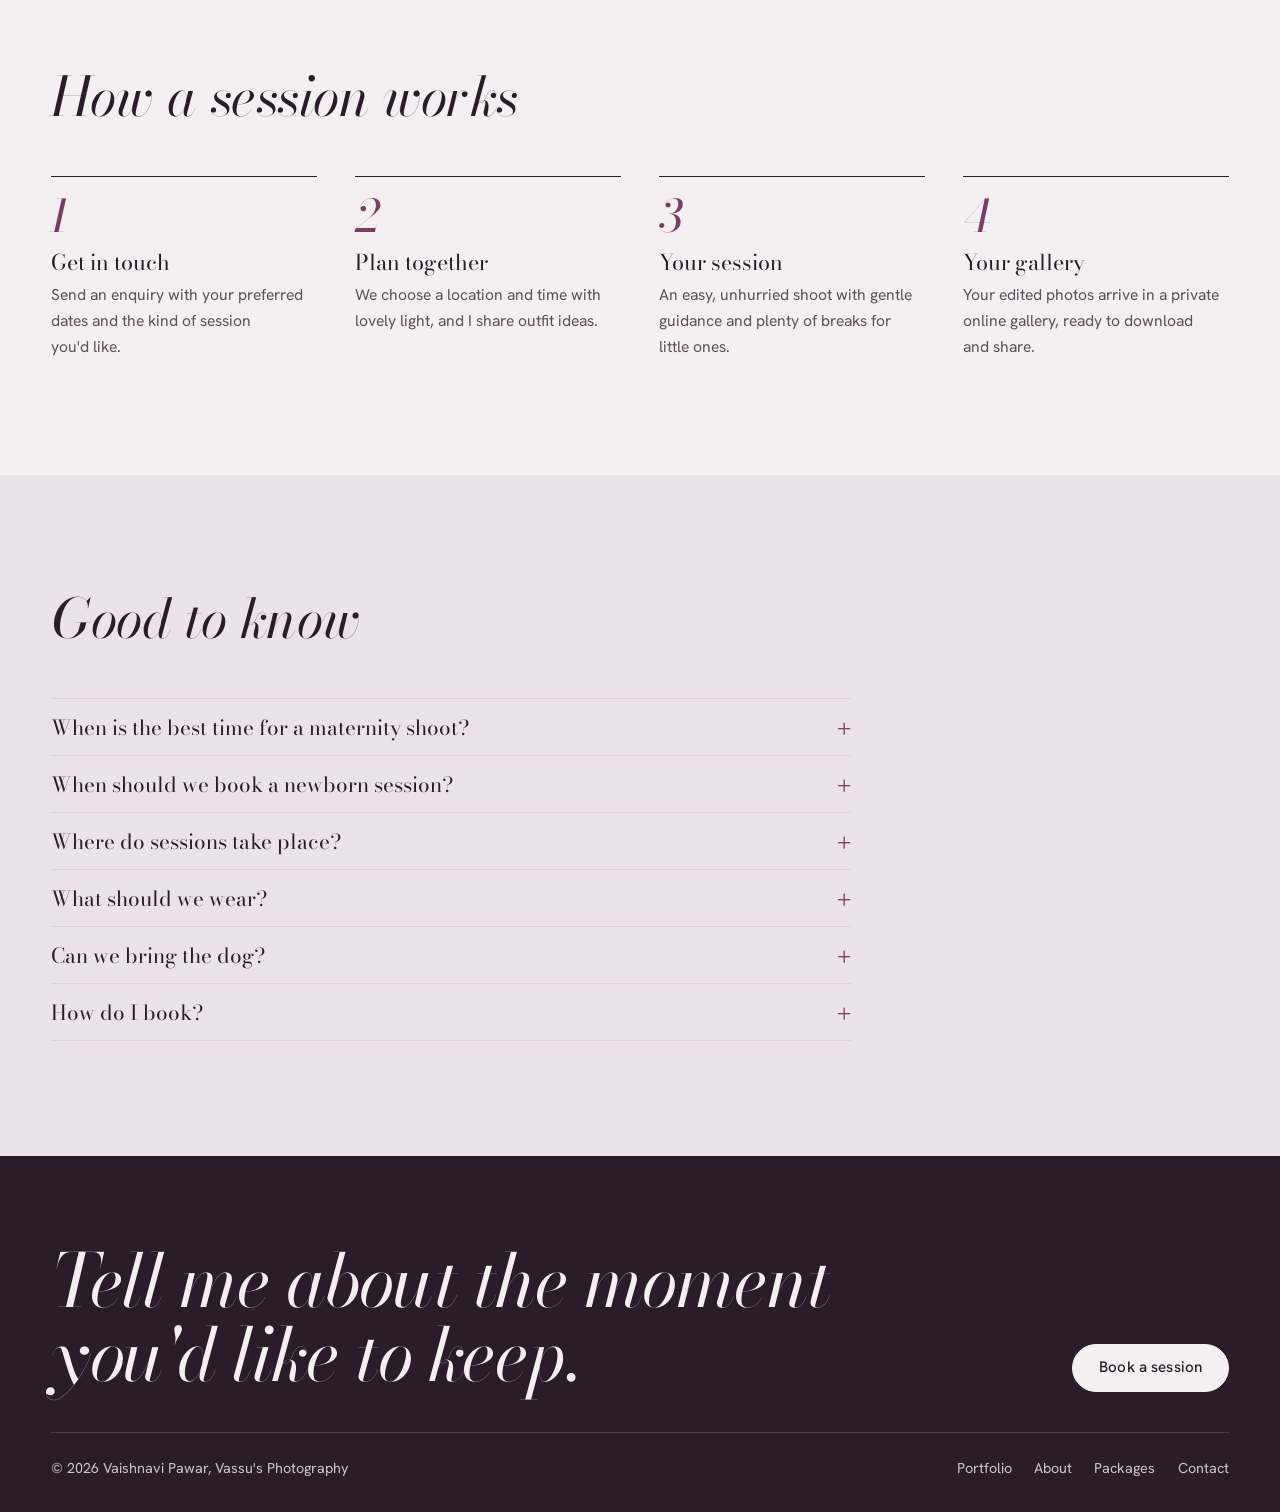
<file: packages.html>
<!DOCTYPE html>
<html lang="en">
<head>
<meta charset="utf-8">
<meta name="viewport" content="width=device-width, initial-scale=1">
<title>Packages &amp; pricing — Vassu's Photography</title>
<meta name="description" content="Maternity and family photo sessions from €100, with edited high-resolution photos in a private online gallery.">
<meta name="theme-color" content="#f4eff1">
<meta property="og:type" content="website">
<meta property="og:site_name" content="Vassu's Photography">
<meta property="og:title" content="Packages &amp; pricing — Vassu's Photography">
<meta property="og:description" content="Maternity and family photo sessions from €100, with edited high-resolution photos in a private online gallery.">
<meta property="og:image" content="https://vassus-photography.vercel.app/assets/img/og-image.jpg">
<meta name="twitter:card" content="summary_large_image">
<link rel="icon" href="assets/favicon.svg" type="image/svg+xml">
<link rel="preload" href="assets/fonts/bodoni-moda-latin-opsz-italic.woff2" as="font" type="font/woff2" crossorigin>
<link rel="preload" href="assets/fonts/hanken-grotesk-latin-wght-normal.woff2" as="font" type="font/woff2" crossorigin>
<link rel="stylesheet" href="assets/css/styles.css?v=e20c945">
</head>
<body>
<a class="skip" href="#main">Skip to content</a>

<header class="site-header">
  <div class="container">
    <a class="wordmark" href="./" aria-label="Vassu's Photography, home"><span class="wordmark__name">Vassu's</span><span class="wordmark__sub">Photography</span></a>
    <button class="menu-toggle" type="button" aria-expanded="false" aria-controls="site-nav" aria-label="Open menu"><span></span><span></span><span></span></button>
    <nav class="nav" id="site-nav" aria-label="Main">
      <ul class="nav__list">
        <li><a href="portfolio.html">Portfolio</a></li>
        <li><a href="about.html">About</a></li>
        <li><a href="packages.html" aria-current="page">Packages</a></li>
        <li><a href="contact.html">Contact</a></li>
      </ul>
      <a class="btn" href="contact.html">Book a session</a>
    </nav>
  </div>
</header>
<main id="main">
  <section class="page-head container">
    <h1>Packages</h1>
    <p class="lede">Simple, honest pricing. One session, beautifully photographed.</p>
  </section>
  <section class="section section--tint" aria-label="Sessions">
    <div class="container offers">
      <article class="offer">
        <picture><source type="image/webp" srcset="assets/img/p20-480.webp 480w, assets/img/p20-960.webp 960w, assets/img/p20-1067.webp 1067w" sizes="(max-width: 760px) 100vw, 50vw"><img style="object-position:center 22%" src="assets/img/p20-960.jpg" width="1067" height="1600" alt="Expecting mother in a flowing peach gown" loading="lazy" decoding="async"></picture>
        <div class="offer__body">
          <h2 style="font-size:var(--step-2)">Maternity session</h2>
          <p class="offer__price"><b>€100</b><span>per session</span></p>
          <ul class="ticks">
            <li>Solo, as a couple or with your little ones</li>
            <li>Outdoor location or at home</li>
            <li>Time for an outfit change</li>
            <li>Posing guidance and outfit advice</li>
            <li>Edited high-resolution photos in a private online gallery</li>
          </ul>
          <a class="btn" href="contact.html?session=Maternity%20session">Book a maternity session</a>
        </div>
      </article>
      <article class="offer">
        <picture><source type="image/webp" srcset="assets/img/p16-480.webp 480w, assets/img/p16-960.webp 960w, assets/img/p16-1600.webp 1600w" sizes="(max-width: 760px) 100vw, 50vw"><img src="assets/img/p16-960.jpg" width="1600" height="1407" alt="Parents in autumn woods with their two babies" loading="lazy" decoding="async"></picture>
        <div class="offer__body">
          <h2 style="font-size:var(--step-2)">Family session</h2>
          <p class="offer__price"><b>€100</b><span>per session</span></p>
          <ul class="ticks">
            <li>Parents, kids, grandparents — and pets too</li>
            <li>Newborns welcome, at home or outdoors</li>
            <li>A relaxed, playful pace for little ones</li>
            <li>A mix of posed and natural moments</li>
            <li>Edited high-resolution photos in a private online gallery</li>
          </ul>
          <a class="btn" href="contact.html?session=Family%20session">Book a family session</a>
        </div>
      </article>
    </div>
  </section>

  <section class="section" aria-labelledby="how">
    <div class="container">
      <div class="section-head"><h2 id="how">How a session works</h2></div>
      <ol class="steps">
        <li><h3>Get in touch</h3><p>Send an enquiry with your preferred dates and the kind of session you'd like.</p></li>
        <li><h3>Plan together</h3><p>We choose a location and time with lovely light, and I share outfit ideas.</p></li>
        <li><h3>Your session</h3><p>An easy, unhurried shoot with gentle guidance and plenty of breaks for little ones.</p></li>
        <li><h3>Your gallery</h3><p>Your edited photos arrive in a private online gallery, ready to download and share.</p></li>
      </ol>
    </div>
  </section>

  <section class="section section--tint" aria-labelledby="faq-title">
    <div class="container">
      <div class="section-head"><h2 id="faq-title">Good to know</h2></div>
      <div class="faq">
        <details><summary>When is the best time for a maternity shoot?</summary><p>Most mums book between 28 and 34 weeks, when the bump is beautifully round and you still feel comfortable moving around.</p></details>
        <details><summary>When should we book a newborn session?</summary><p>The first two weeks are ideal for sleepy, curled-up newborn photos, so it's best to get in touch before your due date and we'll pencil in a time.</p></details>
        <details><summary>Where do sessions take place?</summary><p>Anywhere that feels like you — a park, woodland, the beach or your own home. I'm happy to suggest locations with lovely light.</p></details>
        <details><summary>What should we wear?</summary><p>Soft, coordinating colours work best. Flowing gowns and traditional outfits look stunning too. Once you book, I'll send you a few ideas.</p></details>
        <details><summary>Can we bring the dog?</summary><p>Of course. Pets are part of the family, and some of my favourite photos have a dog in them.</p></details>
        <details><summary>How do I book?</summary><p>Send an enquiry from the <a href="contact.html">contact page</a> with your preferred dates, and I'll get back to you to confirm the details.</p></details>
      </div>
    </div>
  </section>
</main>

<footer class="site-footer">
  <div class="container">
    <div class="site-footer__top">
      <p class="site-footer__big">Tell me about the moment you'd like to keep.</p>
      <a class="btn" href="contact.html">Book a session</a>
    </div>
    <div class="site-footer__bottom">
      <span>© <span data-year>2026</span> Vaishnavi Pawar, Vassu's Photography</span>
      <ul>
        <li><a href="portfolio.html">Portfolio</a></li>
        <li><a href="about.html">About</a></li>
        <li><a href="packages.html">Packages</a></li>
        <li><a href="contact.html">Contact</a></li>
      </ul>
    </div>
  </div>
</footer>

<script src="assets/js/config.js?v=e20c945"></script>
<script src="assets/js/main.js?v=e20c945" defer></script>
</body>
</html>
</file>
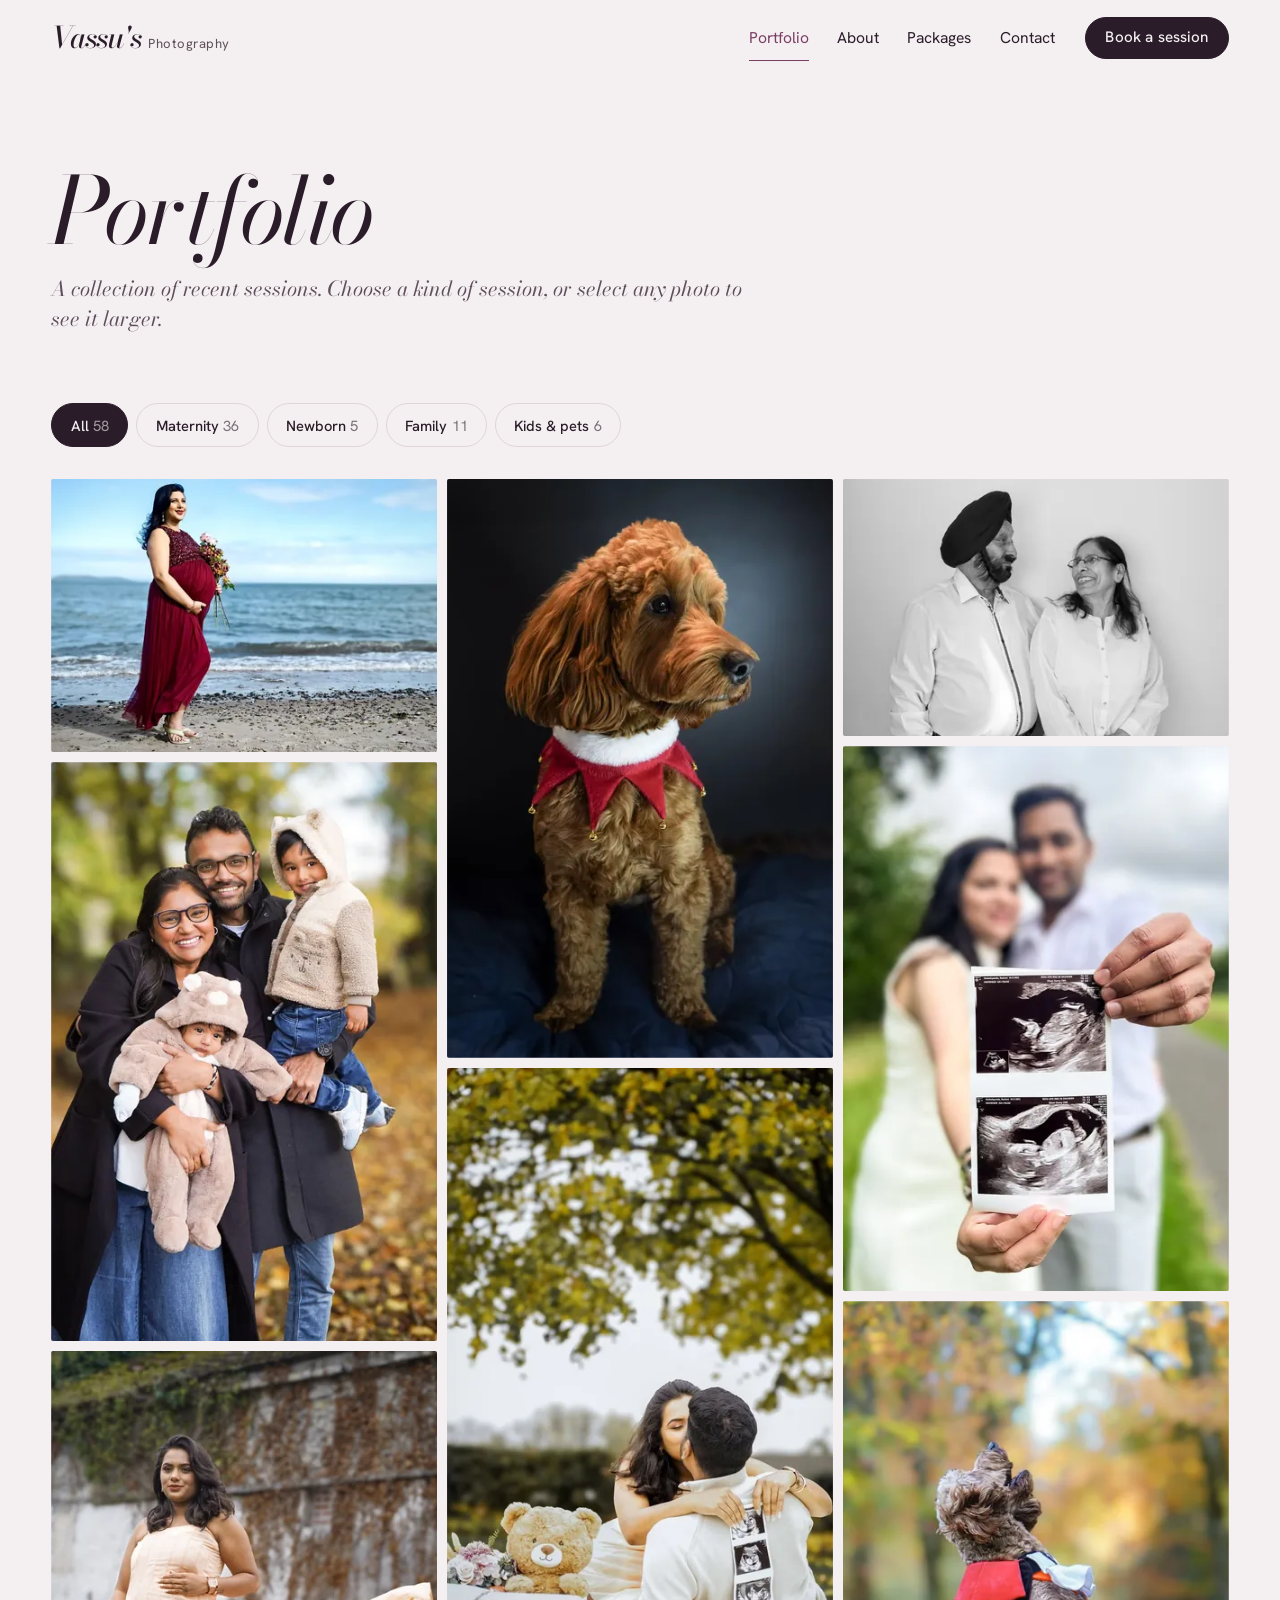
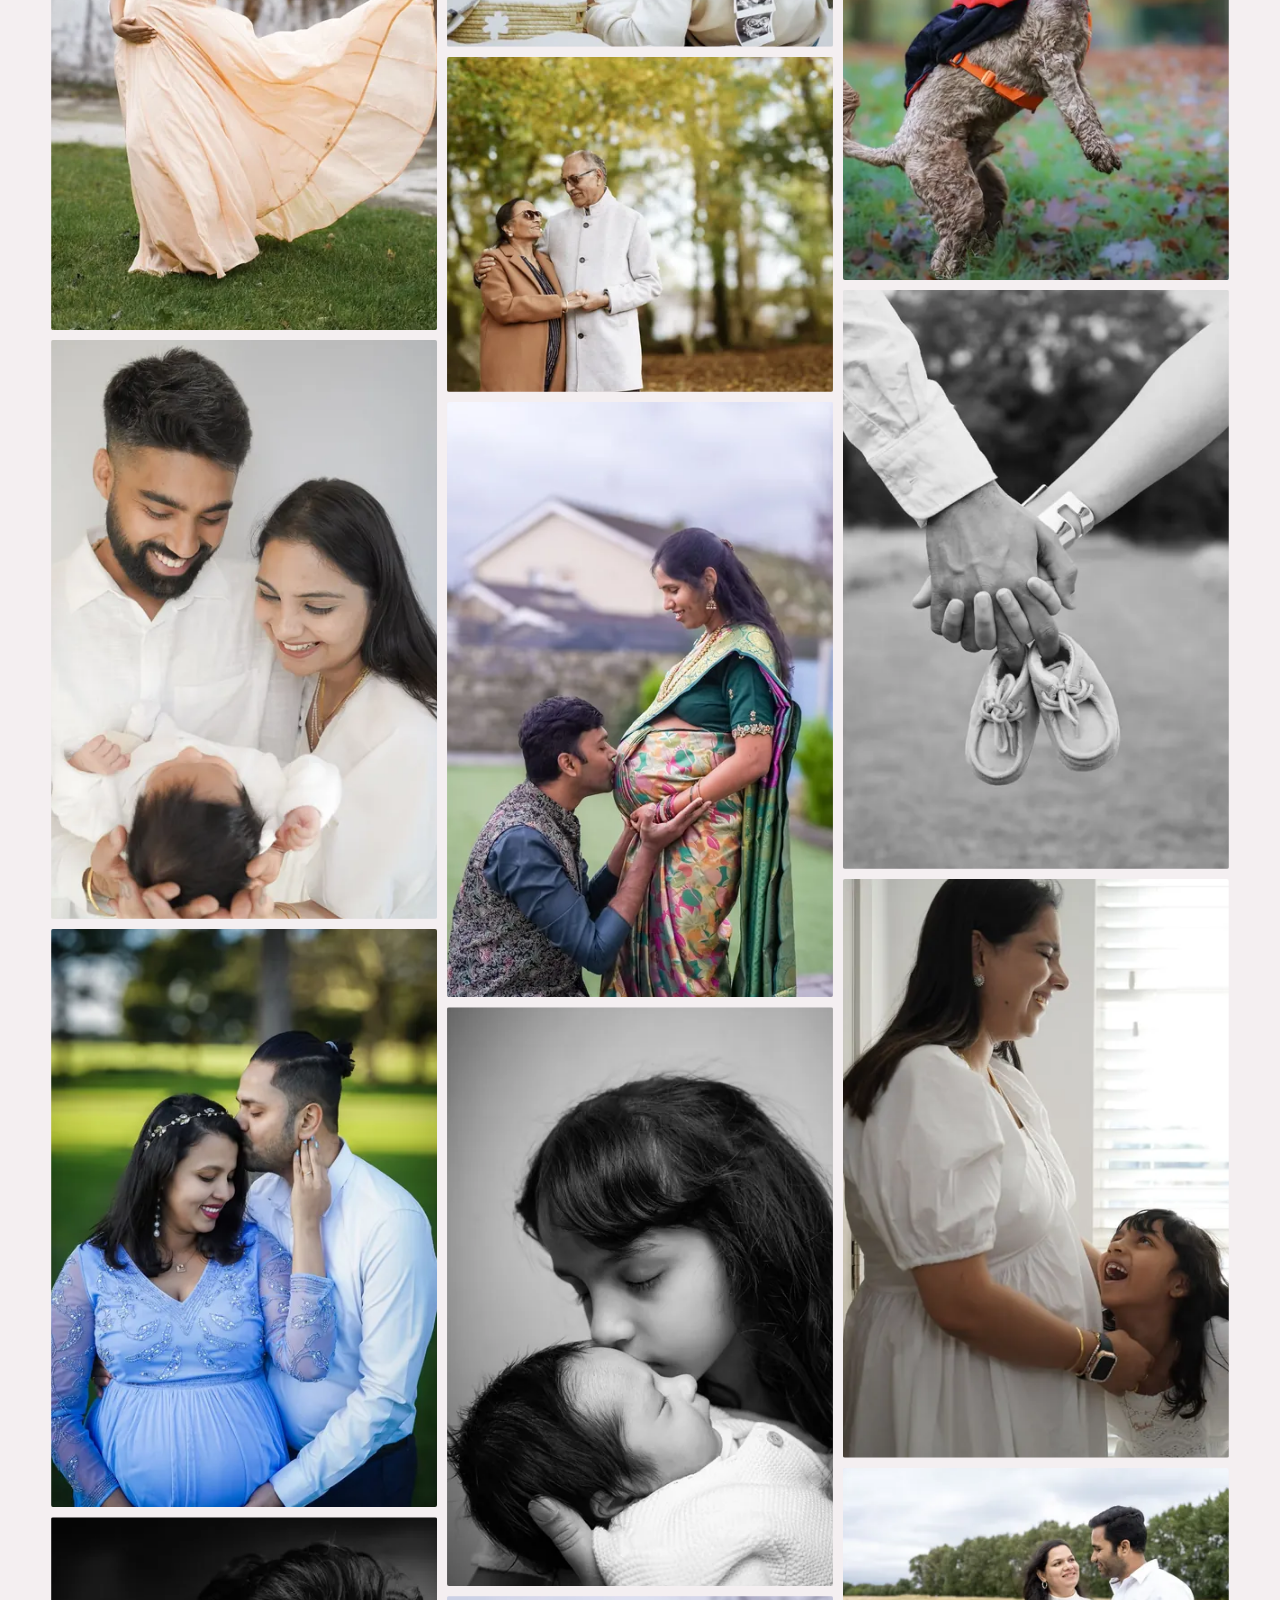
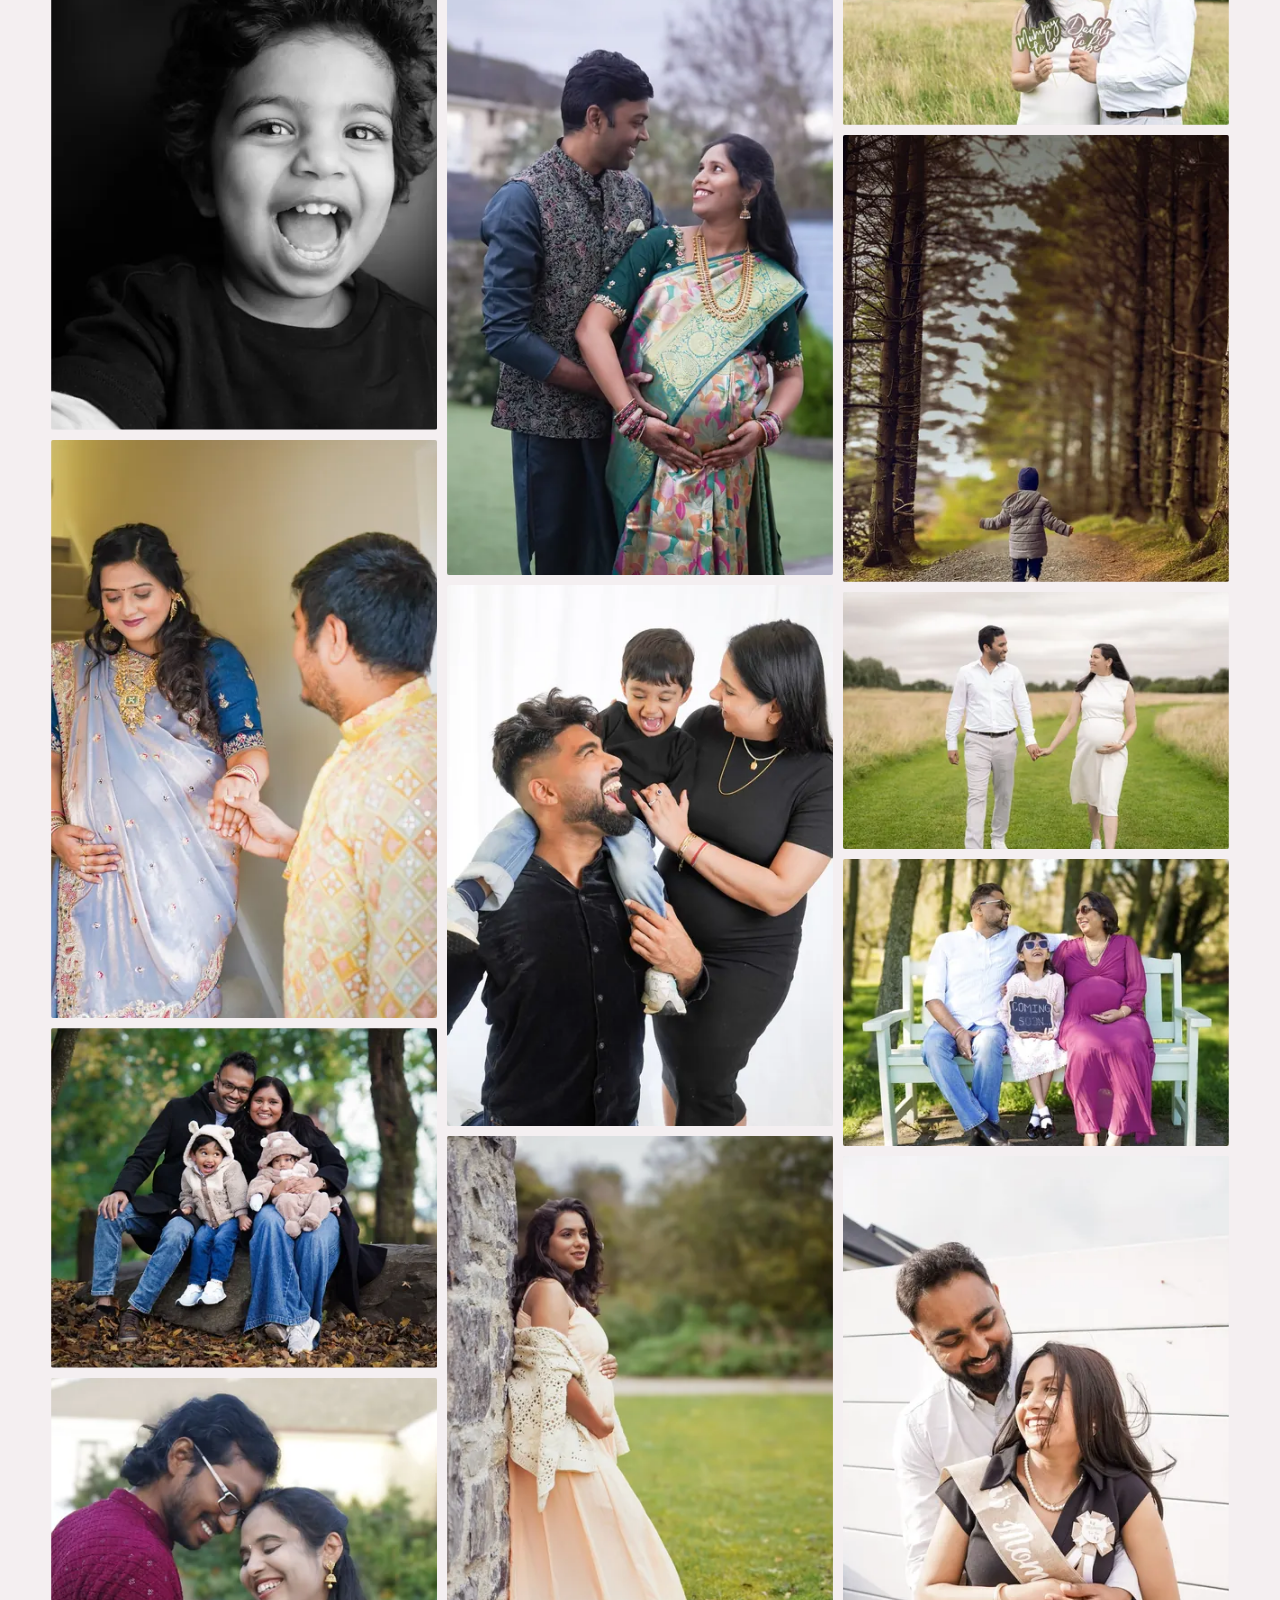
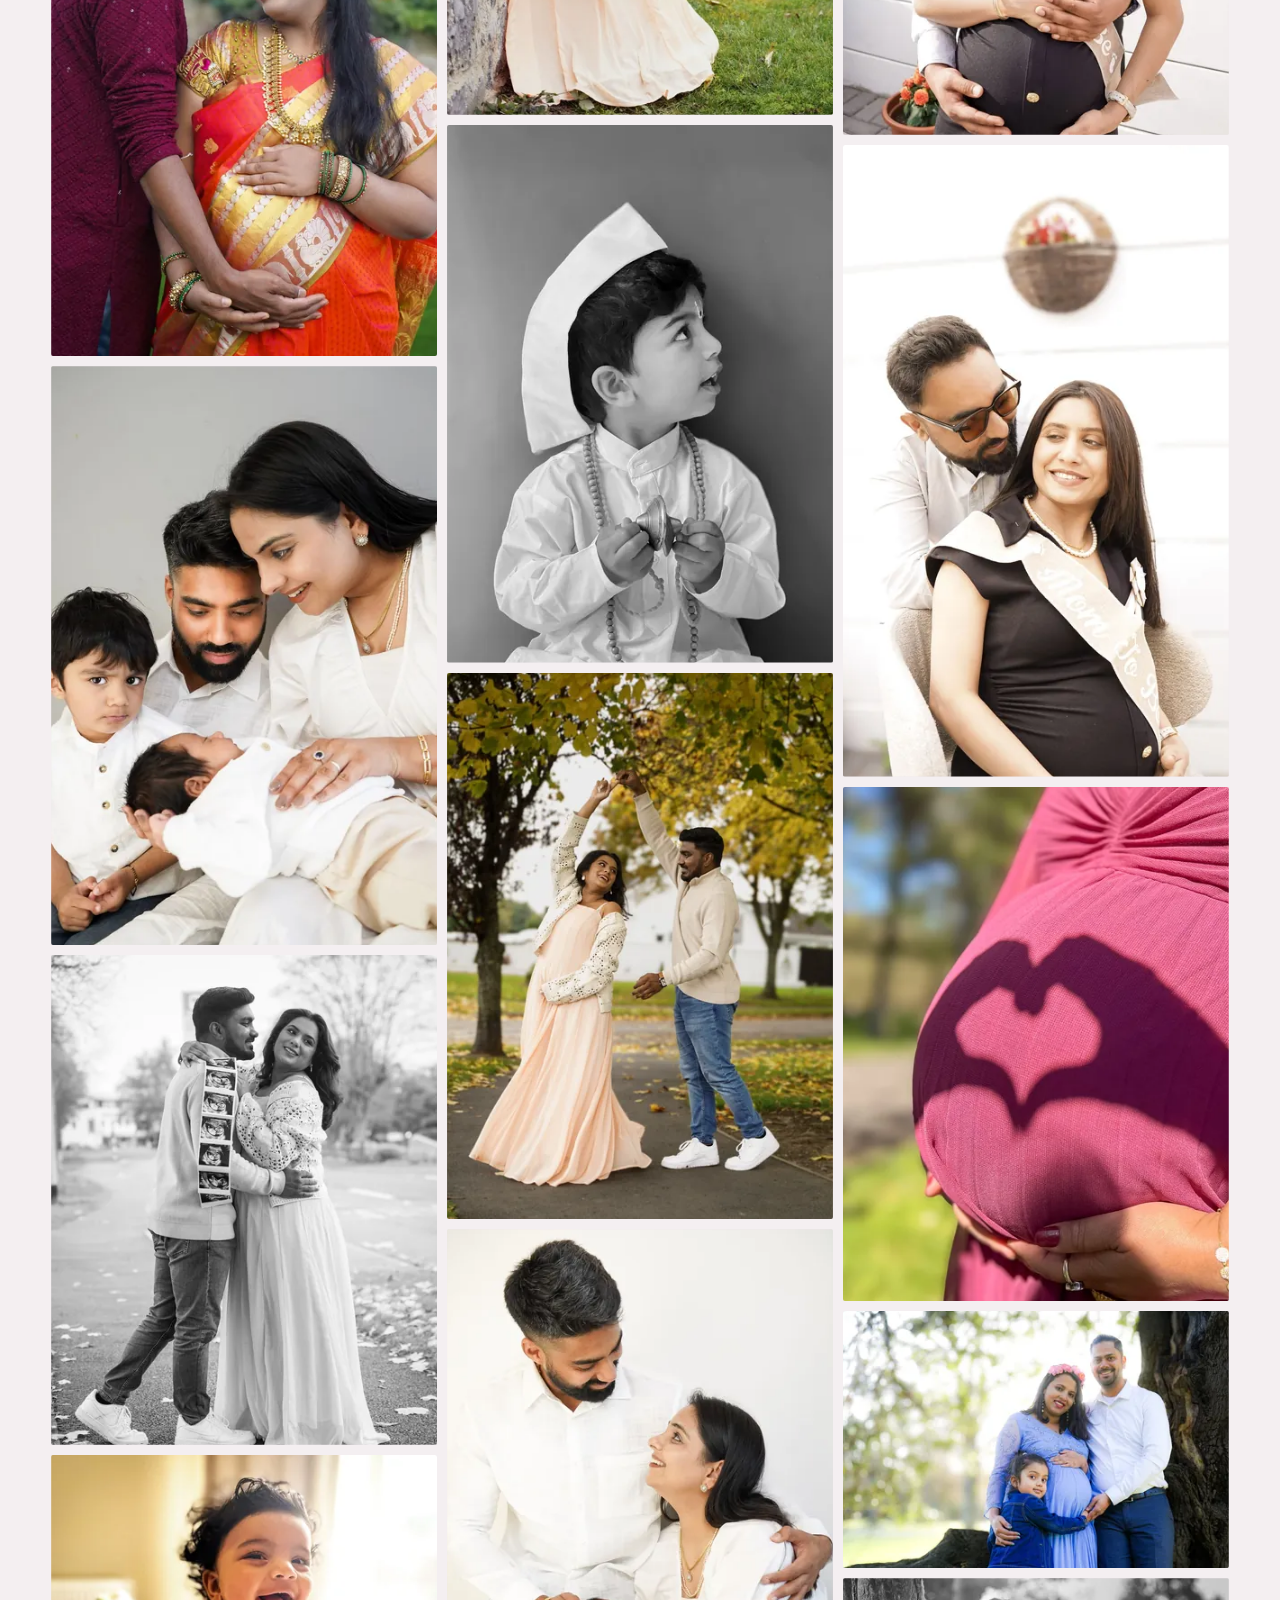
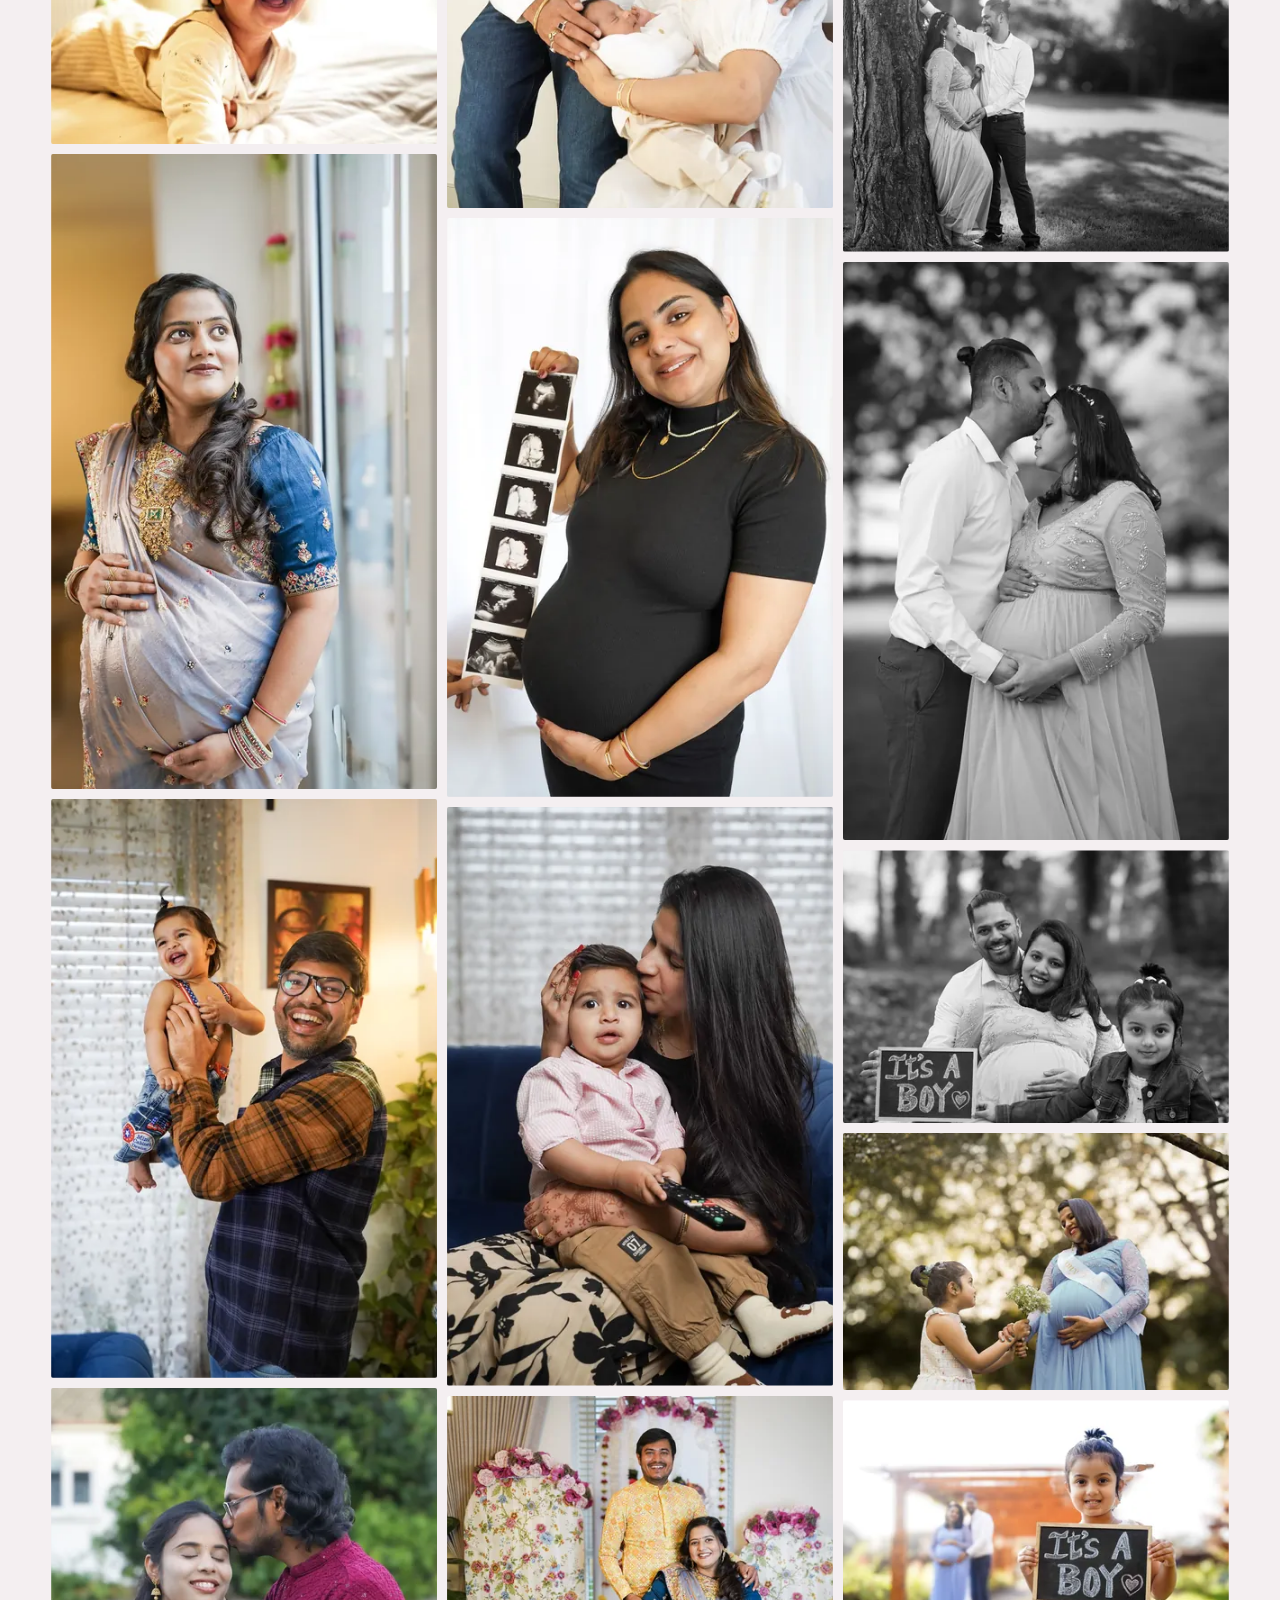
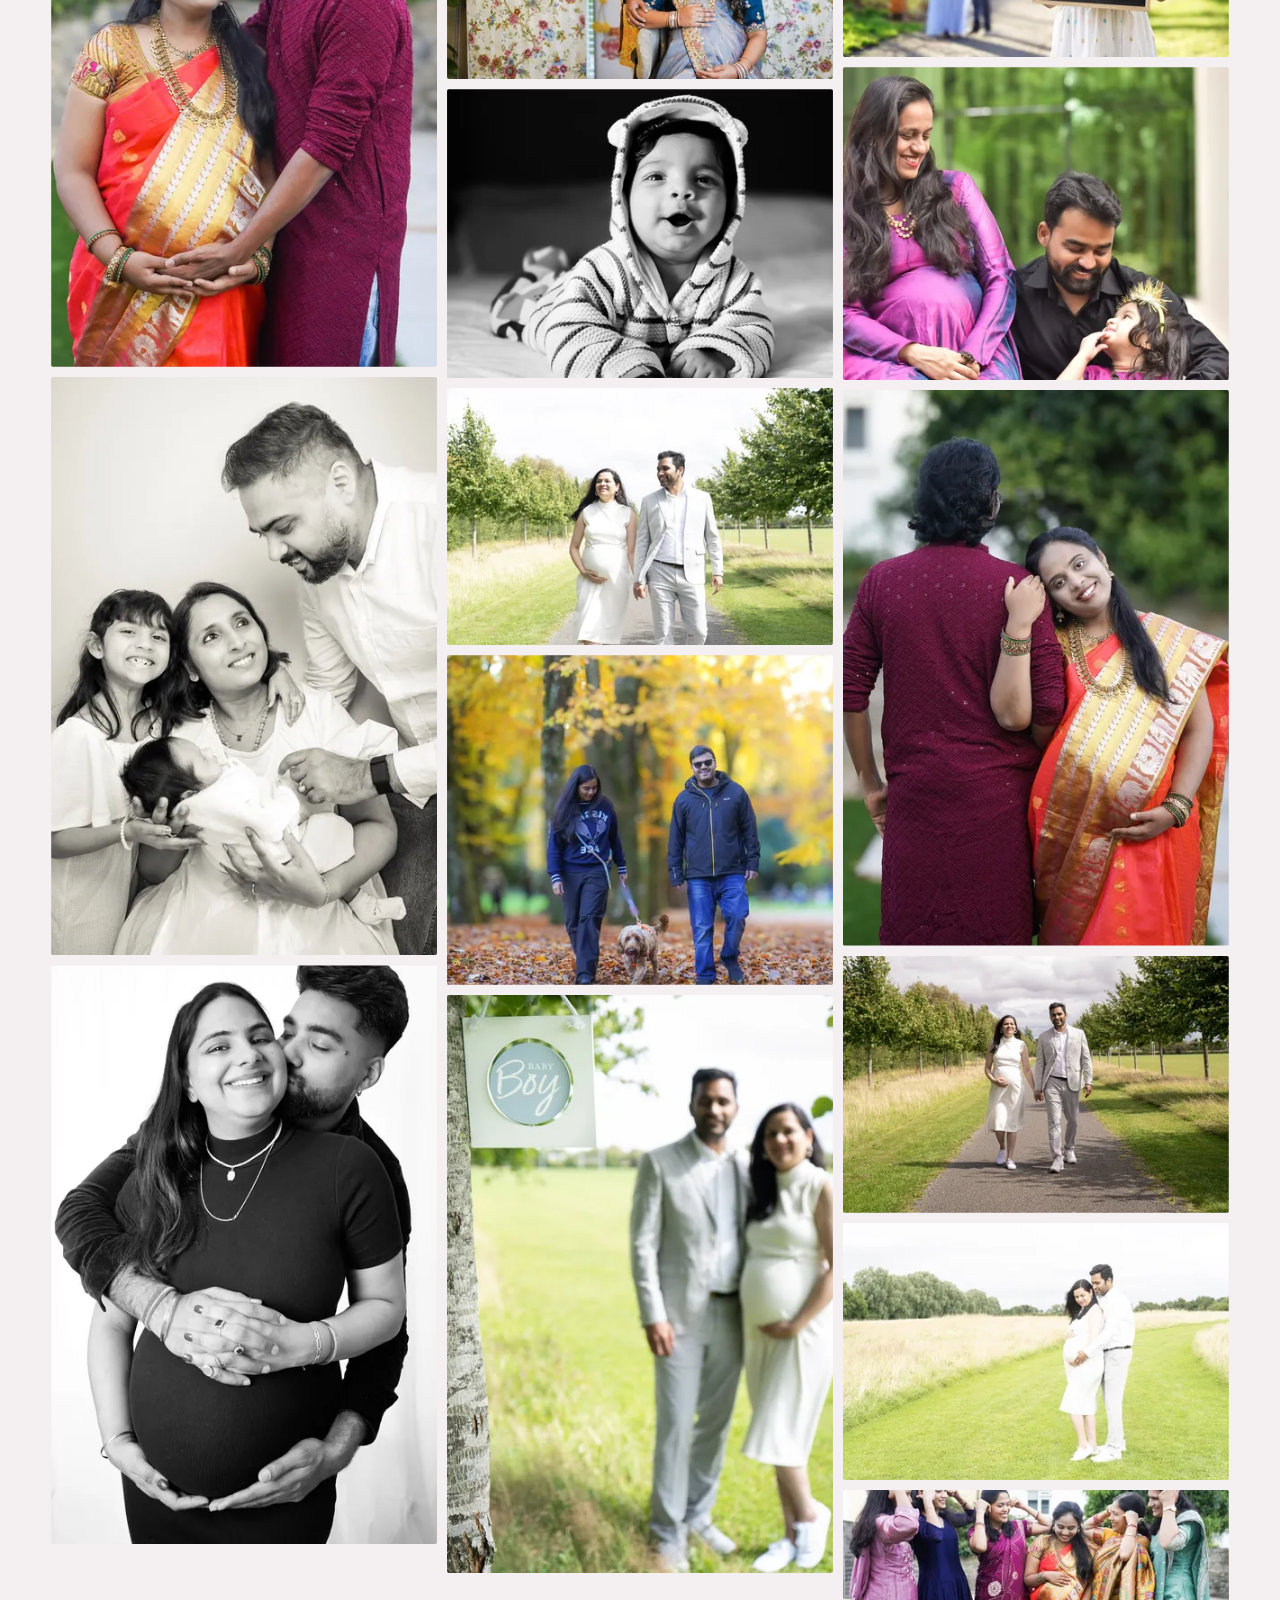
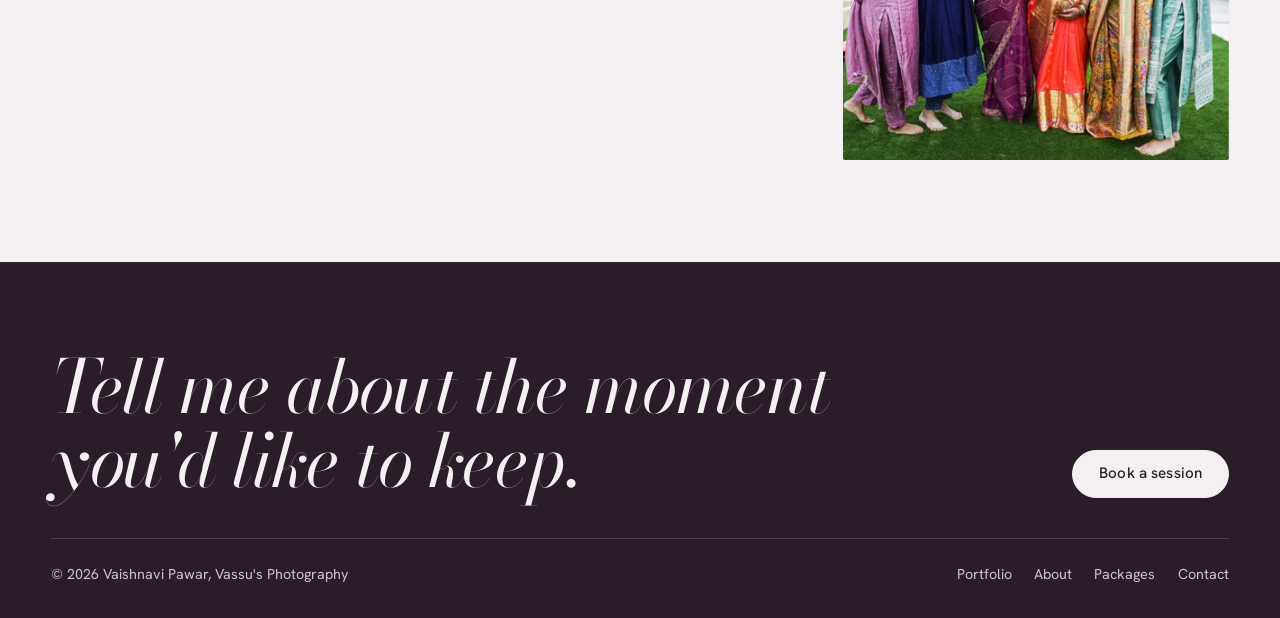
<file: portfolio.html>
<!DOCTYPE html>
<html lang="en">
<head>
<meta charset="utf-8">
<meta name="viewport" content="width=device-width, initial-scale=1">
<title>Portfolio — Vassu's Photography</title>
<meta name="description" content="Maternity, newborn, family, kids and pet photographs by Vaishnavi Pawar of Vassu's Photography.">
<meta name="theme-color" content="#f4eff1">
<meta property="og:type" content="website">
<meta property="og:site_name" content="Vassu's Photography">
<meta property="og:title" content="Portfolio — Vassu's Photography">
<meta property="og:description" content="Maternity, newborn, family, kids and pet photographs by Vaishnavi Pawar of Vassu's Photography.">
<meta property="og:image" content="https://vassus-photography.vercel.app/assets/img/og-image.jpg">
<meta name="twitter:card" content="summary_large_image">
<link rel="icon" href="assets/favicon.svg" type="image/svg+xml">
<link rel="preload" href="assets/fonts/bodoni-moda-latin-opsz-italic.woff2" as="font" type="font/woff2" crossorigin>
<link rel="preload" href="assets/fonts/hanken-grotesk-latin-wght-normal.woff2" as="font" type="font/woff2" crossorigin>
<link rel="stylesheet" href="assets/css/styles.css?v=e20c945">
<script>(function(d){d.classList.add("js");if(!matchMedia("(prefers-reduced-motion: reduce)").matches&&"IntersectionObserver"in window){d.classList.add("motion");setTimeout(function(){if(!window.__motionReady)d.classList.remove("motion")},3000)}})(document.documentElement)</script>
</head>
<body>
<a class="skip" href="#main">Skip to content</a>

<header class="site-header">
  <div class="container">
    <a class="wordmark" href="./" aria-label="Vassu's Photography, home"><span class="wordmark__name">Vassu's</span><span class="wordmark__sub">Photography</span></a>
    <button class="menu-toggle" type="button" aria-expanded="false" aria-controls="site-nav" aria-label="Open menu"><span></span><span></span><span></span></button>
    <nav class="nav" id="site-nav" aria-label="Main">
      <ul class="nav__list">
        <li><a href="portfolio.html" aria-current="page">Portfolio</a></li>
        <li><a href="about.html">About</a></li>
        <li><a href="packages.html">Packages</a></li>
        <li><a href="contact.html">Contact</a></li>
      </ul>
      <a class="btn" href="contact.html">Book a session</a>
    </nav>
  </div>
</header>
<main id="main">
  <section class="page-head container">
    <h1>Portfolio</h1>
    <p class="lede">A collection of recent sessions. Choose a kind of session, or select any photo to see it larger.</p>
  </section>
  <section class="container" style="padding-bottom:clamp(4rem,8vw,7rem)" aria-label="Photo gallery">
    <div class="filters" role="group" aria-label="Show photos of">
      <button type="button" data-filter="all" aria-pressed="true">All</button>
      <button type="button" data-filter="maternity" aria-pressed="false">Maternity</button>
      <button type="button" data-filter="newborn" aria-pressed="false">Newborn</button>
      <button type="button" data-filter="family" aria-pressed="false">Family</button>
      <button type="button" data-filter="kids" aria-pressed="false">Kids &amp; pets</button>
    </div>
    <p id="gallery-status" class="visually-hidden" aria-live="polite"></p>
    <div class="gallery" id="gallery">
<!-- gallery:start -->
<figure class="shot" data-cat="maternity"><a href="assets/img/p57-1600.webp" data-index="0" aria-label="View larger: Expecting mother in a burgundy gown holding flowers on a beach by the sea"><picture><source type="image/webp" srcset="assets/img/p57-480.webp 480w, assets/img/p57-960.webp 960w, assets/img/p57-1600.webp 1600w" sizes="(max-width: 640px) 50vw, (max-width: 1100px) 33vw, 400px"><img src="assets/img/p57-960.jpg" width="1600" height="1133" alt="Expecting mother in a burgundy gown holding flowers on a beach by the sea" loading="lazy" decoding="async"></picture></a></figure>
<figure class="shot" data-cat="family"><a href="assets/img/p17-1067.webp" data-index="1" aria-label="View larger: Mother and father holding their two little ones among autumn leaves"><picture><source type="image/webp" srcset="assets/img/p17-480.webp 480w, assets/img/p17-960.webp 960w, assets/img/p17-1067.webp 1067w" sizes="(max-width: 640px) 50vw, (max-width: 1100px) 33vw, 400px"><img src="assets/img/p17-960.jpg" width="1067" height="1600" alt="Mother and father holding their two little ones among autumn leaves" loading="lazy" decoding="async"></picture></a></figure>
<figure class="shot" data-cat="maternity"><a href="assets/img/p20-1067.webp" data-index="2" aria-label="View larger: Expecting mother in a flowing peach gown, the skirt caught mid-swirl"><picture><source type="image/webp" srcset="assets/img/p20-480.webp 480w, assets/img/p20-960.webp 960w, assets/img/p20-1067.webp 1067w" sizes="(max-width: 640px) 50vw, (max-width: 1100px) 33vw, 400px"><img src="assets/img/p20-960.jpg" width="1067" height="1600" alt="Expecting mother in a flowing peach gown, the skirt caught mid-swirl" loading="lazy" decoding="async"></picture></a></figure>
<figure class="shot" data-cat="newborn"><a href="assets/img/p40-1067.webp" data-index="3" aria-label="View larger: New parents in white smiling down at their sleeping newborn"><picture><source type="image/webp" srcset="assets/img/p40-480.webp 480w, assets/img/p40-960.webp 960w, assets/img/p40-1067.webp 1067w" sizes="(max-width: 640px) 50vw, (max-width: 1100px) 33vw, 400px"><img src="assets/img/p40-960.jpg" width="1067" height="1600" alt="New parents in white smiling down at their sleeping newborn" loading="lazy" decoding="async"></picture></a></figure>
<figure class="shot" data-cat="maternity"><a href="assets/img/p53-1066.webp" data-index="4" aria-label="View larger: Couple in a park, the expecting mother in a blue lace gown"><picture><source type="image/webp" srcset="assets/img/p53-480.webp 480w, assets/img/p53-960.webp 960w, assets/img/p53-1066.webp 1066w" sizes="(max-width: 640px) 50vw, (max-width: 1100px) 33vw, 400px"><img src="assets/img/p53-960.jpg" width="1066" height="1600" alt="Couple in a park, the expecting mother in a blue lace gown" loading="lazy" decoding="async"></picture></a></figure>
<figure class="shot" data-cat="kids"><a href="assets/img/p15-1206.webp" data-index="5" aria-label="View larger: Black and white portrait of a laughing little boy with curly hair"><picture><source type="image/webp" srcset="assets/img/p15-480.webp 480w, assets/img/p15-960.webp 960w, assets/img/p15-1206.webp 1206w" sizes="(max-width: 640px) 50vw, (max-width: 1100px) 33vw, 400px"><img src="assets/img/p15-960.jpg" width="1206" height="1600" alt="Black and white portrait of a laughing little boy with curly hair" loading="lazy" decoding="async"></picture></a></figure>
<figure class="shot" data-cat="maternity"><a href="assets/img/p1-1067.webp" data-index="6" aria-label="View larger: Expecting mother in a lilac saree with her husband by a doorway"><picture><source type="image/webp" srcset="assets/img/p1-480.webp 480w, assets/img/p1-960.webp 960w, assets/img/p1-1067.webp 1067w" sizes="(max-width: 640px) 50vw, (max-width: 1100px) 33vw, 400px"><img src="assets/img/p1-960.jpg" width="1067" height="1600" alt="Expecting mother in a lilac saree with her husband by a doorway" loading="lazy" decoding="async"></picture></a></figure>
<figure class="shot" data-cat="family"><a href="assets/img/p16-1600.webp" data-index="7" aria-label="View larger: Parents sitting on a log in autumn woods with their two babies in bear hats"><picture><source type="image/webp" srcset="assets/img/p16-480.webp 480w, assets/img/p16-960.webp 960w, assets/img/p16-1600.webp 1600w" sizes="(max-width: 640px) 50vw, (max-width: 1100px) 33vw, 400px"><img src="assets/img/p16-960.jpg" width="1600" height="1407" alt="Parents sitting on a log in autumn woods with their two babies in bear hats" loading="lazy" decoding="async"></picture></a></figure>
<figure class="shot" data-cat="maternity"><a href="assets/img/p8-1066.webp" data-index="8" aria-label="View larger: Couple in traditional dress, he kisses her forehead as she holds her bump"><picture><source type="image/webp" srcset="assets/img/p8-480.webp 480w, assets/img/p8-960.webp 960w, assets/img/p8-1066.webp 1066w" sizes="(max-width: 640px) 50vw, (max-width: 1100px) 33vw, 400px"><img src="assets/img/p8-960.jpg" width="1066" height="1600" alt="Couple in traditional dress, he kisses her forehead as she holds her bump" loading="lazy" decoding="async"></picture></a></figure>
<figure class="shot" data-cat="newborn"><a href="assets/img/p42-1067.webp" data-index="9" aria-label="View larger: Family in white gathered close around a newborn baby"><picture><source type="image/webp" srcset="assets/img/p42-480.webp 480w, assets/img/p42-960.webp 960w, assets/img/p42-1067.webp 1067w" sizes="(max-width: 640px) 50vw, (max-width: 1100px) 33vw, 400px"><img src="assets/img/p42-960.jpg" width="1067" height="1600" alt="Family in white gathered close around a newborn baby" loading="lazy" decoding="async"></picture></a></figure>
<figure class="shot" data-cat="maternity"><a href="assets/img/p22-1261.webp" data-index="10" aria-label="View larger: Black and white portrait of a couple holding a strip of scan photos"><picture><source type="image/webp" srcset="assets/img/p22-480.webp 480w, assets/img/p22-960.webp 960w, assets/img/p22-1261.webp 1261w" sizes="(max-width: 640px) 50vw, (max-width: 1100px) 33vw, 400px"><img src="assets/img/p22-960.jpg" width="1261" height="1600" alt="Black and white portrait of a couple holding a strip of scan photos" loading="lazy" decoding="async"></picture></a></figure>
<figure class="shot" data-cat="kids"><a href="assets/img/p48-1600.webp" data-index="11" aria-label="View larger: Baby girl laughing on a bed in warm window light"><picture><source type="image/webp" srcset="assets/img/p48-480.webp 480w, assets/img/p48-960.webp 960w, assets/img/p48-1600.webp 1600w" sizes="(max-width: 640px) 50vw, (max-width: 1100px) 33vw, 400px"><img src="assets/img/p48-960.jpg" width="1600" height="1200" alt="Baby girl laughing on a bed in warm window light" loading="lazy" decoding="async"></picture></a></figure>
<figure class="shot" data-cat="maternity"><a href="assets/img/p2-972.webp" data-index="12" aria-label="View larger: Expecting mother in a lilac saree by a bright window"><picture><source type="image/webp" srcset="assets/img/p2-480.webp 480w, assets/img/p2-960.webp 960w, assets/img/p2-972.webp 972w" sizes="(max-width: 640px) 50vw, (max-width: 1100px) 33vw, 400px"><img src="assets/img/p2-960.jpg" width="972" height="1600" alt="Expecting mother in a lilac saree by a bright window" loading="lazy" decoding="async"></picture></a></figure>
<figure class="shot" data-cat="family"><a href="assets/img/p24-1067.webp" data-index="13" aria-label="View larger: Father lifting his giggling toddler at home"><picture><source type="image/webp" srcset="assets/img/p24-480.webp 480w, assets/img/p24-960.webp 960w, assets/img/p24-1067.webp 1067w" sizes="(max-width: 640px) 50vw, (max-width: 1100px) 33vw, 400px"><img src="assets/img/p24-960.jpg" width="1067" height="1600" alt="Father lifting his giggling toddler at home" loading="lazy" decoding="async"></picture></a></figure>
<figure class="shot" data-cat="maternity"><a href="assets/img/p9-1067.webp" data-index="14" aria-label="View larger: Husband kissing his wife&#x27;s cheek, her hands on her bump, in a red and gold saree"><picture><source type="image/webp" srcset="assets/img/p9-480.webp 480w, assets/img/p9-960.webp 960w, assets/img/p9-1067.webp 1067w" sizes="(max-width: 640px) 50vw, (max-width: 1100px) 33vw, 400px"><img src="assets/img/p9-960.jpg" width="1067" height="1600" alt="Husband kissing his wife&#x27;s cheek, her hands on her bump, in a red and gold saree" loading="lazy" decoding="async"></picture></a></figure>
<figure class="shot" data-cat="newborn"><a href="assets/img/p43-1067.webp" data-index="15" aria-label="View larger: Black and white portrait of parents and big sister welcoming a newborn"><picture><source type="image/webp" srcset="assets/img/p43-480.webp 480w, assets/img/p43-960.webp 960w, assets/img/p43-1067.webp 1067w" sizes="(max-width: 640px) 50vw, (max-width: 1100px) 33vw, 400px"><img src="assets/img/p43-960.jpg" width="1067" height="1600" alt="Black and white portrait of parents and big sister welcoming a newborn" loading="lazy" decoding="async"></picture></a></figure>
<figure class="shot" data-cat="maternity"><a href="assets/img/p26-1067.webp" data-index="16" aria-label="View larger: Black and white studio portrait of a couple embracing, hands on the bump"><picture><source type="image/webp" srcset="assets/img/p26-480.webp 480w, assets/img/p26-960.webp 960w, assets/img/p26-1067.webp 1067w" sizes="(max-width: 640px) 50vw, (max-width: 1100px) 33vw, 400px"><img src="assets/img/p26-960.jpg" width="1067" height="1600" alt="Black and white studio portrait of a couple embracing, hands on the bump" loading="lazy" decoding="async"></picture></a></figure>
<figure class="shot" data-cat="kids"><a href="assets/img/p12-1067.webp" data-index="17" aria-label="View larger: Fluffy apricot dog wearing a red collar posing on a dark backdrop"><picture><source type="image/webp" srcset="assets/img/p12-480.webp 480w, assets/img/p12-960.webp 960w, assets/img/p12-1067.webp 1067w" sizes="(max-width: 640px) 50vw, (max-width: 1100px) 33vw, 400px"><img src="assets/img/p12-960.jpg" width="1067" height="1600" alt="Fluffy apricot dog wearing a red collar posing on a dark backdrop" loading="lazy" decoding="async"></picture></a></figure>
<figure class="shot" data-cat="maternity"><a href="assets/img/p23-1067.webp" data-index="18" aria-label="View larger: Couple sharing a kiss beside a teddy bear and scan photos"><picture><source type="image/webp" srcset="assets/img/p23-480.webp 480w, assets/img/p23-960.webp 960w, assets/img/p23-1067.webp 1067w" sizes="(max-width: 640px) 50vw, (max-width: 1100px) 33vw, 400px"><img src="assets/img/p23-960.jpg" width="1067" height="1600" alt="Couple sharing a kiss beside a teddy bear and scan photos" loading="lazy" decoding="async"></picture></a></figure>
<figure class="shot" data-cat="family"><a href="assets/img/p18-1600.webp" data-index="19" aria-label="View larger: Older couple holding hands among autumn trees"><picture><source type="image/webp" srcset="assets/img/p18-480.webp 480w, assets/img/p18-960.webp 960w, assets/img/p18-1600.webp 1600w" sizes="(max-width: 640px) 50vw, (max-width: 1100px) 33vw, 400px"><img src="assets/img/p18-960.jpg" width="1600" height="1391" alt="Older couple holding hands among autumn trees" loading="lazy" decoding="async"></picture></a></figure>
<figure class="shot" data-cat="maternity"><a href="assets/img/p13-1036.webp" data-index="20" aria-label="View larger: Husband kneeling to kiss his wife&#x27;s bump in a garden"><picture><source type="image/webp" srcset="assets/img/p13-480.webp 480w, assets/img/p13-960.webp 960w, assets/img/p13-1036.webp 1036w" sizes="(max-width: 640px) 50vw, (max-width: 1100px) 33vw, 400px"><img src="assets/img/p13-960.jpg" width="1036" height="1600" alt="Husband kneeling to kiss his wife&#x27;s bump in a garden" loading="lazy" decoding="async"></picture></a></figure>
<figure class="shot" data-cat="newborn"><a href="assets/img/p39-1067.webp" data-index="21" aria-label="View larger: Black and white close-up of a big sister kissing her newborn sibling"><picture><source type="image/webp" srcset="assets/img/p39-480.webp 480w, assets/img/p39-960.webp 960w, assets/img/p39-1067.webp 1067w" sizes="(max-width: 640px) 50vw, (max-width: 1100px) 33vw, 400px"><img src="assets/img/p39-960.jpg" width="1067" height="1600" alt="Black and white close-up of a big sister kissing her newborn sibling" loading="lazy" decoding="async"></picture></a></figure>
<figure class="shot" data-cat="maternity"><a href="assets/img/p14-1067.webp" data-index="22" aria-label="View larger: Couple in traditional dress smiling at each other in a garden"><picture><source type="image/webp" srcset="assets/img/p14-480.webp 480w, assets/img/p14-960.webp 960w, assets/img/p14-1067.webp 1067w" sizes="(max-width: 640px) 50vw, (max-width: 1100px) 33vw, 400px"><img src="assets/img/p14-960.jpg" width="1067" height="1600" alt="Couple in traditional dress smiling at each other in a garden" loading="lazy" decoding="async"></picture></a></figure>
<figure class="shot" data-cat="family"><a href="assets/img/p28-1142.webp" data-index="23" aria-label="View larger: Father carrying his son on his shoulders beside the expecting mother"><picture><source type="image/webp" srcset="assets/img/p28-480.webp 480w, assets/img/p28-960.webp 960w, assets/img/p28-1142.webp 1142w" sizes="(max-width: 640px) 50vw, (max-width: 1100px) 33vw, 400px"><img src="assets/img/p28-960.jpg" width="1142" height="1600" alt="Father carrying his son on his shoulders beside the expecting mother" loading="lazy" decoding="async"></picture></a></figure>
<figure class="shot" data-cat="maternity"><a href="assets/img/p19-1067.webp" data-index="24" aria-label="View larger: Expecting mother in an ivory off-shoulder gown leaning against a stone wall"><picture><source type="image/webp" srcset="assets/img/p19-480.webp 480w, assets/img/p19-960.webp 960w, assets/img/p19-1067.webp 1067w" sizes="(max-width: 640px) 50vw, (max-width: 1100px) 33vw, 400px"><img src="assets/img/p19-960.jpg" width="1067" height="1600" alt="Expecting mother in an ivory off-shoulder gown leaning against a stone wall" loading="lazy" decoding="async"></picture></a></figure>
<figure class="shot" data-cat="kids"><a href="assets/img/p11-1148.webp" data-index="25" aria-label="View larger: Black and white portrait of a little boy in traditional white kurta and cap"><picture><source type="image/webp" srcset="assets/img/p11-480.webp 480w, assets/img/p11-960.webp 960w, assets/img/p11-1148.webp 1148w" sizes="(max-width: 640px) 50vw, (max-width: 1100px) 33vw, 400px"><img src="assets/img/p11-960.jpg" width="1148" height="1600" alt="Black and white portrait of a little boy in traditional white kurta and cap" loading="lazy" decoding="async"></picture></a></figure>
<figure class="shot" data-cat="maternity"><a href="assets/img/p21-1130.webp" data-index="26" aria-label="View larger: Couple dancing under autumn trees, she in a peach gown"><picture><source type="image/webp" srcset="assets/img/p21-480.webp 480w, assets/img/p21-960.webp 960w, assets/img/p21-1130.webp 1130w" sizes="(max-width: 640px) 50vw, (max-width: 1100px) 33vw, 400px"><img src="assets/img/p21-960.jpg" width="1130" height="1600" alt="Couple dancing under autumn trees, she in a peach gown" loading="lazy" decoding="async"></picture></a></figure>
<figure class="shot" data-cat="newborn"><a href="assets/img/p41-1067.webp" data-index="27" aria-label="View larger: Mother and father on a sofa cradling their newborn"><picture><source type="image/webp" srcset="assets/img/p41-480.webp 480w, assets/img/p41-960.webp 960w, assets/img/p41-1067.webp 1067w" sizes="(max-width: 640px) 50vw, (max-width: 1100px) 33vw, 400px"><img src="assets/img/p41-960.jpg" width="1067" height="1600" alt="Mother and father on a sofa cradling their newborn" loading="lazy" decoding="async"></picture></a></figure>
<figure class="shot" data-cat="maternity"><a href="assets/img/p27-1067.webp" data-index="28" aria-label="View larger: Smiling expecting mother in black holding up a strip of scan photos"><picture><source type="image/webp" srcset="assets/img/p27-480.webp 480w, assets/img/p27-960.webp 960w, assets/img/p27-1067.webp 1067w" sizes="(max-width: 640px) 50vw, (max-width: 1100px) 33vw, 400px"><img src="assets/img/p27-960.jpg" width="1067" height="1600" alt="Smiling expecting mother in black holding up a strip of scan photos" loading="lazy" decoding="async"></picture></a></figure>
<figure class="shot" data-cat="family"><a href="assets/img/p25-1067.webp" data-index="29" aria-label="View larger: Mother kissing her baby boy on a blue sofa"><picture><source type="image/webp" srcset="assets/img/p25-480.webp 480w, assets/img/p25-960.webp 960w, assets/img/p25-1067.webp 1067w" sizes="(max-width: 640px) 50vw, (max-width: 1100px) 33vw, 400px"><img src="assets/img/p25-960.jpg" width="1067" height="1600" alt="Mother kissing her baby boy on a blue sofa" loading="lazy" decoding="async"></picture></a></figure>
<figure class="shot" data-cat="maternity"><a href="assets/img/p3-1600.webp" data-index="30" aria-label="View larger: Couple at a baby shower framed by floral arches"><picture><source type="image/webp" srcset="assets/img/p3-480.webp 480w, assets/img/p3-960.webp 960w, assets/img/p3-1600.webp 1600w" sizes="(max-width: 640px) 50vw, (max-width: 1100px) 33vw, 400px"><img src="assets/img/p3-960.jpg" width="1600" height="1178" alt="Couple at a baby shower framed by floral arches" loading="lazy" decoding="async"></picture></a></figure>
<figure class="shot" data-cat="kids"><a href="assets/img/p49-1600.webp" data-index="31" aria-label="View larger: Black and white portrait of a baby in a striped bear hoodie"><picture><source type="image/webp" srcset="assets/img/p49-480.webp 480w, assets/img/p49-960.webp 960w, assets/img/p49-1600.webp 1600w" sizes="(max-width: 640px) 50vw, (max-width: 1100px) 33vw, 400px"><img src="assets/img/p49-960.jpg" width="1600" height="1196" alt="Black and white portrait of a baby in a striped bear hoodie" loading="lazy" decoding="async"></picture></a></figure>
<figure class="shot" data-cat="maternity"><a href="assets/img/p29-1600.webp" data-index="32" aria-label="View larger: Couple dressed in white walking down a tree-lined path"><picture><source type="image/webp" srcset="assets/img/p29-480.webp 480w, assets/img/p29-960.webp 960w, assets/img/p29-1600.webp 1600w" sizes="(max-width: 640px) 50vw, (max-width: 1100px) 33vw, 400px"><img src="assets/img/p29-960.jpg" width="1600" height="1067" alt="Couple dressed in white walking down a tree-lined path" loading="lazy" decoding="async"></picture></a></figure>
<figure class="shot" data-cat="family"><a href="assets/img/p4-1600.webp" data-index="33" aria-label="View larger: Couple walking their dog through a carpet of autumn leaves"><picture><source type="image/webp" srcset="assets/img/p4-480.webp 480w, assets/img/p4-960.webp 960w, assets/img/p4-1600.webp 1600w" sizes="(max-width: 640px) 50vw, (max-width: 1100px) 33vw, 400px"><img src="assets/img/p4-960.jpg" width="1600" height="1366" alt="Couple walking their dog through a carpet of autumn leaves" loading="lazy" decoding="async"></picture></a></figure>
<figure class="shot" data-cat="maternity"><a href="assets/img/p31-1067.webp" data-index="34" aria-label="View larger: Couple in a park under a hanging sign that reads Boy"><picture><source type="image/webp" srcset="assets/img/p31-480.webp 480w, assets/img/p31-960.webp 960w, assets/img/p31-1067.webp 1067w" sizes="(max-width: 640px) 50vw, (max-width: 1100px) 33vw, 400px"><img src="assets/img/p31-960.jpg" width="1067" height="1600" alt="Couple in a park under a hanging sign that reads Boy" loading="lazy" decoding="async"></picture></a></figure>
<figure class="shot" data-cat="family"><a href="assets/img/p44-1600.webp" data-index="35" aria-label="View larger: Older couple in white smiling side by side in a bright studio"><picture><source type="image/webp" srcset="assets/img/p44-480.webp 480w, assets/img/p44-960.webp 960w, assets/img/p44-1600.webp 1600w" sizes="(max-width: 640px) 50vw, (max-width: 1100px) 33vw, 400px"><img src="assets/img/p44-960.jpg" width="1600" height="1067" alt="Older couple in white smiling side by side in a bright studio" loading="lazy" decoding="async"></picture></a></figure>
<figure class="shot" data-cat="maternity"><a href="assets/img/p32-1132.webp" data-index="36" aria-label="View larger: Couple holding scan photos up towards the camera"><picture><source type="image/webp" srcset="assets/img/p32-480.webp 480w, assets/img/p32-960.webp 960w, assets/img/p32-1132.webp 1132w" sizes="(max-width: 640px) 50vw, (max-width: 1100px) 33vw, 400px"><img src="assets/img/p32-960.jpg" width="1132" height="1600" alt="Couple holding scan photos up towards the camera" loading="lazy" decoding="async"></picture></a></figure>
<figure class="shot" data-cat="kids"><a href="assets/img/p5-1067.webp" data-index="37" aria-label="View larger: Curly-haired dog in a bandana leaping in the autumn grass"><picture><source type="image/webp" srcset="assets/img/p5-480.webp 480w, assets/img/p5-960.webp 960w, assets/img/p5-1067.webp 1067w" sizes="(max-width: 640px) 50vw, (max-width: 1100px) 33vw, 400px"><img src="assets/img/p5-960.jpg" width="1067" height="1600" alt="Curly-haired dog in a bandana leaping in the autumn grass" loading="lazy" decoding="async"></picture></a></figure>
<figure class="shot" data-cat="maternity"><a href="assets/img/p33-1067.webp" data-index="38" aria-label="View larger: Black and white close-up of joined hands holding tiny baby shoes"><picture><source type="image/webp" srcset="assets/img/p33-480.webp 480w, assets/img/p33-960.webp 960w, assets/img/p33-1067.webp 1067w" sizes="(max-width: 640px) 50vw, (max-width: 1100px) 33vw, 400px"><img src="assets/img/p33-960.jpg" width="1067" height="1600" alt="Black and white close-up of joined hands holding tiny baby shoes" loading="lazy" decoding="async"></picture></a></figure>
<figure class="shot" data-cat="family"><a href="assets/img/p45-1067.webp" data-index="39" aria-label="View larger: Mother in a white dress sharing a smile with her daughter by a window"><picture><source type="image/webp" srcset="assets/img/p45-480.webp 480w, assets/img/p45-960.webp 960w, assets/img/p45-1067.webp 1067w" sizes="(max-width: 640px) 50vw, (max-width: 1100px) 33vw, 400px"><img src="assets/img/p45-960.jpg" width="1067" height="1600" alt="Mother in a white dress sharing a smile with her daughter by a window" loading="lazy" decoding="async"></picture></a></figure>
<figure class="shot" data-cat="maternity"><a href="assets/img/p34-1600.webp" data-index="40" aria-label="View larger: Couple in a summer meadow holding letter balloons"><picture><source type="image/webp" srcset="assets/img/p34-480.webp 480w, assets/img/p34-960.webp 960w, assets/img/p34-1600.webp 1600w" sizes="(max-width: 640px) 50vw, (max-width: 1100px) 33vw, 400px"><img src="assets/img/p34-960.jpg" width="1600" height="1067" alt="Couple in a summer meadow holding letter balloons" loading="lazy" decoding="async"></picture></a></figure>
<figure class="shot" data-cat="family"><a href="assets/img/p6-1382.webp" data-index="41" aria-label="View larger: Toddler walking alone down a path between tall pine trees"><picture><source type="image/webp" srcset="assets/img/p6-480.webp 480w, assets/img/p6-960.webp 960w, assets/img/p6-1382.webp 1382w" sizes="(max-width: 640px) 50vw, (max-width: 1100px) 33vw, 400px"><img src="assets/img/p6-960.jpg" width="1382" height="1600" alt="Toddler walking alone down a path between tall pine trees" loading="lazy" decoding="async"></picture></a></figure>
<figure class="shot" data-cat="maternity"><a href="assets/img/p36-1600.webp" data-index="42" aria-label="View larger: Couple walking hand in hand through a green meadow"><picture><source type="image/webp" srcset="assets/img/p36-480.webp 480w, assets/img/p36-960.webp 960w, assets/img/p36-1600.webp 1600w" sizes="(max-width: 640px) 50vw, (max-width: 1100px) 33vw, 400px"><img src="assets/img/p36-960.jpg" width="1600" height="1067" alt="Couple walking hand in hand through a green meadow" loading="lazy" decoding="async"></picture></a></figure>
<figure class="shot" data-cat="family"><a href="assets/img/p47-1600.webp" data-index="43" aria-label="View larger: Parents and daughter on a white bench, the mother in a pink maternity gown"><picture><source type="image/webp" srcset="assets/img/p47-480.webp 480w, assets/img/p47-960.webp 960w, assets/img/p47-1600.webp 1600w" sizes="(max-width: 640px) 50vw, (max-width: 1100px) 33vw, 400px"><img src="assets/img/p47-960.jpg" width="1600" height="1191" alt="Parents and daughter on a white bench, the mother in a pink maternity gown" loading="lazy" decoding="async"></picture></a></figure>
<figure class="shot" data-cat="maternity"><a href="assets/img/p37-1067.webp" data-index="44" aria-label="View larger: Couple laughing together, she wears a mum-to-be sash"><picture><source type="image/webp" srcset="assets/img/p37-480.webp 480w, assets/img/p37-960.webp 960w, assets/img/p37-1067.webp 1067w" sizes="(max-width: 640px) 50vw, (max-width: 1100px) 33vw, 400px"><img src="assets/img/p37-960.jpg" width="1067" height="1600" alt="Couple laughing together, she wears a mum-to-be sash" loading="lazy" decoding="async"></picture></a></figure>
<figure class="shot" data-cat="maternity"><a href="assets/img/p38-977.webp" data-index="45" aria-label="View larger: Expecting mother in black with a sash, her husband behind her"><picture><source type="image/webp" srcset="assets/img/p38-480.webp 480w, assets/img/p38-960.webp 960w, assets/img/p38-977.webp 977w" sizes="(max-width: 640px) 50vw, (max-width: 1100px) 33vw, 400px"><img src="assets/img/p38-960.jpg" width="977" height="1600" alt="Expecting mother in black with a sash, her husband behind her" loading="lazy" decoding="async"></picture></a></figure>
<figure class="shot" data-cat="maternity"><a href="assets/img/p46-1200.webp" data-index="46" aria-label="View larger: Heart-shaped shadow made by hands on a baby bump in a pink dress"><picture><source type="image/webp" srcset="assets/img/p46-480.webp 480w, assets/img/p46-960.webp 960w, assets/img/p46-1200.webp 1200w" sizes="(max-width: 640px) 50vw, (max-width: 1100px) 33vw, 400px"><img src="assets/img/p46-960.jpg" width="1200" height="1600" alt="Heart-shaped shadow made by hands on a baby bump in a pink dress" loading="lazy" decoding="async"></picture></a></figure>
<figure class="shot" data-cat="maternity"><a href="assets/img/p50-1600.webp" data-index="47" aria-label="View larger: Couple and daughter by a large tree, the mother in a lilac gown"><picture><source type="image/webp" srcset="assets/img/p50-480.webp 480w, assets/img/p50-960.webp 960w, assets/img/p50-1600.webp 1600w" sizes="(max-width: 640px) 50vw, (max-width: 1100px) 33vw, 400px"><img src="assets/img/p50-960.jpg" width="1600" height="1067" alt="Couple and daughter by a large tree, the mother in a lilac gown" loading="lazy" decoding="async"></picture></a></figure>
<figure class="shot" data-cat="maternity"><a href="assets/img/p51-1600.webp" data-index="48" aria-label="View larger: Black and white portrait of a couple beneath a tree in a park"><picture><source type="image/webp" srcset="assets/img/p51-480.webp 480w, assets/img/p51-960.webp 960w, assets/img/p51-1600.webp 1600w" sizes="(max-width: 640px) 50vw, (max-width: 1100px) 33vw, 400px"><img src="assets/img/p51-960.jpg" width="1600" height="1133" alt="Black and white portrait of a couple beneath a tree in a park" loading="lazy" decoding="async"></picture></a></figure>
<figure class="shot" data-cat="maternity"><a href="assets/img/p52-1067.webp" data-index="49" aria-label="View larger: Black and white portrait of a husband kissing his wife&#x27;s forehead"><picture><source type="image/webp" srcset="assets/img/p52-480.webp 480w, assets/img/p52-960.webp 960w, assets/img/p52-1067.webp 1067w" sizes="(max-width: 640px) 50vw, (max-width: 1100px) 33vw, 400px"><img src="assets/img/p52-960.jpg" width="1067" height="1600" alt="Black and white portrait of a husband kissing his wife&#x27;s forehead" loading="lazy" decoding="async"></picture></a></figure>
<figure class="shot" data-cat="maternity"><a href="assets/img/p54-1600.webp" data-index="50" aria-label="View larger: Black and white family portrait with a chalkboard reading It&#x27;s a boy"><picture><source type="image/webp" srcset="assets/img/p54-480.webp 480w, assets/img/p54-960.webp 960w, assets/img/p54-1600.webp 1600w" sizes="(max-width: 640px) 50vw, (max-width: 1100px) 33vw, 400px"><img src="assets/img/p54-960.jpg" width="1600" height="1130" alt="Black and white family portrait with a chalkboard reading It&#x27;s a boy" loading="lazy" decoding="async"></picture></a></figure>
<figure class="shot" data-cat="maternity"><a href="assets/img/p55-1600.webp" data-index="51" aria-label="View larger: Little girl handing flowers to her expecting mother under a tree"><picture><source type="image/webp" srcset="assets/img/p55-480.webp 480w, assets/img/p55-960.webp 960w, assets/img/p55-1600.webp 1600w" sizes="(max-width: 640px) 50vw, (max-width: 1100px) 33vw, 400px"><img src="assets/img/p55-960.jpg" width="1600" height="1067" alt="Little girl handing flowers to her expecting mother under a tree" loading="lazy" decoding="async"></picture></a></figure>
<figure class="shot" data-cat="maternity"><a href="assets/img/p56-1600.webp" data-index="52" aria-label="View larger: Big sister holding an It&#x27;s a boy sign, her parents behind her"><picture><source type="image/webp" srcset="assets/img/p56-480.webp 480w, assets/img/p56-960.webp 960w, assets/img/p56-1600.webp 1600w" sizes="(max-width: 640px) 50vw, (max-width: 1100px) 33vw, 400px"><img src="assets/img/p56-960.jpg" width="1600" height="1067" alt="Big sister holding an It&#x27;s a boy sign, her parents behind her" loading="lazy" decoding="async"></picture></a></figure>
<figure class="shot" data-cat="maternity"><a href="assets/img/p58-1600.webp" data-index="53" aria-label="View larger: Expecting mother in pink with her husband and daughter in a garden"><picture><source type="image/webp" srcset="assets/img/p58-480.webp 480w, assets/img/p58-960.webp 960w, assets/img/p58-1600.webp 1600w" sizes="(max-width: 640px) 50vw, (max-width: 1100px) 33vw, 400px"><img src="assets/img/p58-960.jpg" width="1600" height="1298" alt="Expecting mother in pink with her husband and daughter in a garden" loading="lazy" decoding="async"></picture></a></figure>
<figure class="shot" data-cat="maternity"><a href="assets/img/p10-1112.webp" data-index="54" aria-label="View larger: Expecting mother in a red saree smiling over her husband&#x27;s shoulder"><picture><source type="image/webp" srcset="assets/img/p10-480.webp 480w, assets/img/p10-960.webp 960w, assets/img/p10-1112.webp 1112w" sizes="(max-width: 640px) 50vw, (max-width: 1100px) 33vw, 400px"><img src="assets/img/p10-960.jpg" width="1112" height="1600" alt="Expecting mother in a red saree smiling over her husband&#x27;s shoulder" loading="lazy" decoding="async"></picture></a></figure>
<figure class="shot" data-cat="maternity"><a href="assets/img/p30-1600.webp" data-index="55" aria-label="View larger: Couple strolling along a tree-lined path on a summer day"><picture><source type="image/webp" srcset="assets/img/p30-480.webp 480w, assets/img/p30-960.webp 960w, assets/img/p30-1600.webp 1600w" sizes="(max-width: 640px) 50vw, (max-width: 1100px) 33vw, 400px"><img src="assets/img/p30-960.jpg" width="1600" height="1067" alt="Couple strolling along a tree-lined path on a summer day" loading="lazy" decoding="async"></picture></a></figure>
<figure class="shot" data-cat="maternity"><a href="assets/img/p35-1600.webp" data-index="56" aria-label="View larger: Couple standing close in a wide open meadow"><picture><source type="image/webp" srcset="assets/img/p35-480.webp 480w, assets/img/p35-960.webp 960w, assets/img/p35-1600.webp 1600w" sizes="(max-width: 640px) 50vw, (max-width: 1100px) 33vw, 400px"><img src="assets/img/p35-960.jpg" width="1600" height="1067" alt="Couple standing close in a wide open meadow" loading="lazy" decoding="async"></picture></a></figure>
<figure class="shot" data-cat="maternity"><a href="assets/img/p7-1600.webp" data-index="57" aria-label="View larger: Friends in colourful sarees covering their eyes and laughing at a baby shower"><picture><source type="image/webp" srcset="assets/img/p7-480.webp 480w, assets/img/p7-960.webp 960w, assets/img/p7-1600.webp 1600w" sizes="(max-width: 640px) 50vw, (max-width: 1100px) 33vw, 400px"><img src="assets/img/p7-960.jpg" width="1600" height="1121" alt="Friends in colourful sarees covering their eyes and laughing at a baby shower" loading="lazy" decoding="async"></picture></a></figure>
<!-- gallery:end -->
    </div>
  </section>
</main>

<dialog class="lightbox" id="lightbox" aria-label="Photo viewer">
  <div class="lightbox__stage"><img alt=""></div>
  <div class="lightbox__bar"><p class="lightbox__caption"></p><span class="lightbox__count"></span></div>
  <button class="lightbox__close" type="button" aria-label="Close photo viewer">&times;</button>
  <button class="lightbox__prev" type="button" aria-label="Previous photo">&#8249;</button>
  <button class="lightbox__next" type="button" aria-label="Next photo">&#8250;</button>
</dialog>

<footer class="site-footer">
  <div class="container">
    <div class="site-footer__top">
      <p class="site-footer__big">Tell me about the moment you'd like to keep.</p>
      <a class="btn" href="contact.html">Book a session</a>
    </div>
    <div class="site-footer__bottom">
      <span>© <span data-year>2026</span> Vaishnavi Pawar, Vassu's Photography</span>
      <ul>
        <li><a href="portfolio.html">Portfolio</a></li>
        <li><a href="about.html">About</a></li>
        <li><a href="packages.html">Packages</a></li>
        <li><a href="contact.html">Contact</a></li>
      </ul>
    </div>
  </div>
</footer>

<script src="assets/js/config.js?v=e20c945"></script>
<script src="assets/js/main.js?v=e20c945" defer></script>
</body>
</html>
</file>
<file: assets/css/styles.css>
/* ==========================================================================
   Vassu's Photography — stylesheet
   Idea: a keepsake album. Lilac-linen paper, aubergine ink, plum from the
   sarees and gowns, sage from Irish parks. Bodoni Moda italic carries the
   personality; Hanken Grotesk does the quiet work.
   ========================================================================== */

/* Self-hosted fonts (SIL Open Font License) — no third-party requests, GDPR-friendly */
@font-face {
  font-family: "Bodoni Moda"; font-style: normal; font-display: swap; font-weight: 400 900;
  src: url("../fonts/bodoni-moda-latin-opsz-normal.woff2") format("woff2-variations");
}
@font-face {
  font-family: "Bodoni Moda"; font-style: italic; font-display: swap; font-weight: 400 900;
  src: url("../fonts/bodoni-moda-latin-opsz-italic.woff2") format("woff2-variations");
}
@font-face {
  font-family: "Hanken Grotesk"; font-style: normal; font-display: swap; font-weight: 100 900;
  src: url("../fonts/hanken-grotesk-latin-wght-normal.woff2") format("woff2-variations");
}

:root {
  --paper: #f4eff1;
  --paper-2: #ebe3e7;
  --ink: #2a1d29;
  --ink-soft: #5e4f5b;
  --plum: #7a3e64;
  --plum-deep: #5c2b4b;
  --sage: #7f907b;
  --mist: #ded4da;
  --white: #fff;

  --serif: "Bodoni Moda", "Didot", "Bodoni 72", Georgia, serif;
  --sans: "Hanken Grotesk", system-ui, -apple-system, "Segoe UI", sans-serif;

  /* type scale (1.25 minor third-ish, fluid at the top) */
  --step--1: 0.875rem;
  --step-0: 1.0625rem;
  --step-1: 1.3rem;
  --step-2: clamp(1.6rem, 1.2rem + 1.4vw, 2.1rem);
  --step-3: clamp(2.2rem, 1.5rem + 2.6vw, 3.4rem);
  --step-4: clamp(3.4rem, 1.8rem + 7vw, 8.5rem);

  --gutter: clamp(1.15rem, 4vw, 3.5rem);
  --max: 1280px;
  --header-h: 76px;
  --ease: cubic-bezier(.2, .7, .1, 1);
}

@media (prefers-color-scheme: dark) {
  :root {
    --paper: #1d151c;
    --paper-2: #261c25;
    --ink: #f1e8ee;
    --ink-soft: #bdaeb8;
    --plum: #d99cc2;
    --plum-deep: #ebb7d6;
    --sage: #a5b5a1;
    --mist: #3c2f3a;
  }
}

/* ---------- base ---------- */
*, *::before, *::after { box-sizing: border-box; }
html { -webkit-text-size-adjust: 100%; scroll-padding-top: calc(var(--header-h) + 12px); }
body {
  margin: 0;
  background: var(--paper);
  color: var(--ink);
  font: 400 var(--step-0)/1.65 var(--sans);
  -webkit-font-smoothing: antialiased;
  overflow-x: clip;
}
img { display: block; max-width: 100%; height: auto; }
picture { display: block; }
a { color: inherit; text-underline-offset: .2em; text-decoration-thickness: 1px; }
a:hover { color: var(--plum); }
:focus-visible { outline: 2px solid var(--plum); outline-offset: 3px; }
::selection { background: var(--plum); color: var(--paper); }

h1, h2, h3 { font-family: var(--serif); font-weight: 400; line-height: 1.05; margin: 0; text-wrap: balance; }
h2 { font-size: var(--step-3); font-style: italic; letter-spacing: -.01em; }
h3 { font-size: var(--step-2); }
p { margin: 0 0 1em; text-wrap: pretty; }

.skip {
  position: absolute; left: 1rem; top: -100px; z-index: 100;
  background: var(--ink); color: var(--paper); padding: .7rem 1rem;
}
.skip:focus { top: 1rem; }
.visually-hidden {
  position: absolute !important; width: 1px; height: 1px; overflow: hidden;
  clip: rect(0 0 0 0); white-space: nowrap;
}

.container { width: min(100% - 2 * var(--gutter), var(--max)); margin-inline: auto; }
.section { padding-block: clamp(4rem, 9vw, 8rem); }
.section--tint { background: var(--paper-2); }
.lede { font: italic 400 var(--step-1)/1.45 var(--serif); color: var(--ink-soft); max-width: 34em; }
.measure { max-width: 62ch; }

/* ---------- buttons ---------- */
.btn {
  display: inline-flex; align-items: center; justify-content: center; gap: .5em;
  min-height: 3rem; padding: 0 1.6rem;
  border: 1px solid var(--ink); border-radius: 999px;
  background: var(--ink); color: var(--paper);
  font: 500 .95rem/1 var(--sans); letter-spacing: .01em;
  text-decoration: none; cursor: pointer;
  transition: background-color .2s, color .2s, border-color .2s;
}
.btn:hover { background: var(--plum-deep); border-color: var(--plum-deep); color: var(--white); }
.btn--line { background: transparent; color: var(--ink); }
.btn--line:hover { background: var(--ink); color: var(--paper); border-color: var(--ink); }
.btn-row { display: flex; flex-wrap: wrap; gap: .75rem; }

/* ---------- header ---------- */
.site-header {
  position: sticky; top: 0; z-index: 30;
  border-bottom: 1px solid transparent;
  transition: border-color .3s;
}
/* blur lives on a pseudo-element: backdrop-filter on the header itself would
   trap the fixed-position mobile menu inside the header box */
.site-header::before {
  content: ""; position: absolute; inset: 0; z-index: -1;
  background: color-mix(in srgb, var(--paper) 92%, transparent);
  -webkit-backdrop-filter: blur(10px); backdrop-filter: blur(10px);
}
.site-header.is-scrolled { border-color: var(--mist); }
.site-header .container {
  display: flex; align-items: center; justify-content: space-between; gap: 1.5rem;
  min-height: var(--header-h);
}
.wordmark { display: inline-flex; align-items: baseline; gap: .45rem; text-decoration: none; color: var(--ink); }
.wordmark:hover { color: var(--ink); }
.wordmark__name { font: italic 500 1.85rem/1 var(--serif); letter-spacing: -.02em; }
.wordmark__sub { font: 400 .82rem/1 var(--sans); color: var(--ink-soft); letter-spacing: .04em; }

.nav { display: flex; align-items: center; gap: clamp(1rem, 2.4vw, 2.2rem); }
.nav__list { display: flex; gap: clamp(1rem, 2.2vw, 2rem); list-style: none; margin: 0; padding: 0; }
.nav__list a {
  display: inline-block; padding: .6rem 0; text-decoration: none; font-size: .98rem;
  background: linear-gradient(currentColor 0 0) 0 100% / 0 1px no-repeat;
  transition: background-size .3s var(--ease);
}
.nav__list a:hover, .nav__list a[aria-current="page"] { background-size: 100% 1px; color: var(--ink); }
.nav__list a[aria-current="page"] { color: var(--plum); }
.nav .btn { min-height: 2.6rem; padding: 0 1.2rem; }

.menu-toggle {
  display: none; width: 48px; height: 48px; margin-right: -10px;
  background: none; border: 0; color: var(--ink); cursor: pointer;
}
.menu-toggle span { display: block; width: 24px; height: 1.5px; margin: 6px auto; background: currentColor; transition: transform .3s var(--ease), opacity .2s; }
.menu-open .menu-toggle span:nth-child(1) { transform: translateY(7.5px) rotate(45deg); }
.menu-open .menu-toggle span:nth-child(2) { opacity: 0; }
.menu-open .menu-toggle span:nth-child(3) { transform: translateY(-7.5px) rotate(-45deg); }

@media (max-width: 860px) {
  .menu-toggle { display: block; position: relative; z-index: 2; }
  .nav {
    position: fixed; inset: 0; z-index: 1;
    flex-direction: column; justify-content: center; gap: 2rem;
    background: var(--paper);
    opacity: 0; visibility: hidden; transition: opacity .3s, visibility .3s;
  }
  .menu-open .nav { opacity: 1; visibility: visible; }
  .menu-open { overflow: hidden; }
  .nav__list { flex-direction: column; align-items: center; gap: .4rem; }
  .nav__list a { font: italic 400 2.2rem/1.2 var(--serif); }
}

/* ---------- header over the full-frame hero ---------- */
.has-hero .site-header { margin-bottom: calc(-1 * var(--header-h) - 1px); }
.has-hero .site-header::before { transition: opacity .4s ease; }
.has-hero .site-header:not(.is-scrolled)::before { opacity: 0; }
.has-hero .site-header:not(.is-scrolled) { border-color: transparent; }
body.has-hero:not(.menu-open) .site-header:not(.is-scrolled) :is(.wordmark, .wordmark__sub, .nav__list a, .menu-toggle) { color: #fff; }
body.has-hero:not(.menu-open) .site-header:not(.is-scrolled) .nav .btn { background: rgba(255, 255, 255, .14); border-color: rgba(255, 255, 255, .6); color: #fff; -webkit-backdrop-filter: blur(6px); backdrop-filter: blur(6px); }
body.has-hero:not(.menu-open) .site-header:not(.is-scrolled) .nav .btn:hover { background: #fff; color: var(--ink); }
.site-header :is(.wordmark, .wordmark__sub, .nav__list a, .menu-toggle) { transition: color .4s ease, background-size .3s var(--ease); }

/* ---------- hero: full-frame carousel ---------- */
.hero {
  position: relative; isolation: isolate; overflow: hidden;
  min-height: max(100svh, 34rem);
  display: grid; align-items: end;
  color: #fff; background: #1a1018;
}
.hero__slides { position: absolute; inset: 0; z-index: -2; will-change: transform; }
.slide { position: absolute; inset: 0; margin: 0; opacity: 0; }
.slide picture, .slide img { width: 100%; height: 100%; }
.slide img { object-fit: cover; object-position: var(--pos, 50% 50%); transform-origin: var(--origin, 50% 50%); }
.slide.is-active { opacity: 1; z-index: 2; }
.slide.is-leaving { opacity: 1; z-index: 1; }

/* the incoming photo sweeps across like a page turning in an album */
.slide.is-entering {
  -webkit-mask-image: linear-gradient(90deg, #000 40%, transparent 60%);
  mask-image: linear-gradient(90deg, #000 40%, transparent 60%);
  -webkit-mask-size: 300% 100%; mask-size: 300% 100%;
  -webkit-mask-repeat: no-repeat; mask-repeat: no-repeat;
  animation: wipe 1.7s var(--ease) both;
}
.slide.is-entering[data-dir="-1"] {
  -webkit-mask-image: linear-gradient(270deg, #000 40%, transparent 60%);
  mask-image: linear-gradient(270deg, #000 40%, transparent 60%);
  animation-name: wipe-back;
}
@keyframes wipe { from { -webkit-mask-position: 100% 0; mask-position: 100% 0; } to { -webkit-mask-position: 0 0; mask-position: 0 0; } }
@keyframes wipe-back { from { -webkit-mask-position: 0 0; mask-position: 0 0; } to { -webkit-mask-position: 100% 0; mask-position: 100% 0; } }

/* slow, continuous drift (Ken Burns) while a photo is on screen */
.slide.is-active img, .slide.is-leaving img { animation: kenburns 9s linear both; }
@keyframes kenburns { from { transform: scale(1.16); } to { transform: scale(1.02); } }
.slide.is-leaving::after { content: ""; position: absolute; inset: 0; background: #1a1018; animation: dim 1.7s ease both; }
@keyframes dim { from { opacity: 0; } to { opacity: .45; } }

/* after the flash, the first frame "develops" */
.hero__slides { animation: develop 2.2s ease both; }
@keyframes develop {
  from { filter: brightness(2.2) saturate(.2) contrast(.8); }
  to { filter: none; }
}

.hero__shade {
  position: absolute; inset: 0; z-index: -1; pointer-events: none;
  background:
    linear-gradient(to bottom, rgba(26, 16, 24, .55), rgba(26, 16, 24, 0) 22%),
    linear-gradient(to top, rgba(26, 16, 24, .82) 0%, rgba(26, 16, 24, .35) 38%, rgba(26, 16, 24, 0) 62%),
    linear-gradient(to right, rgba(26, 16, 24, .45), rgba(26, 16, 24, 0) 55%);
}

.hero__inner {
  display: grid; grid-template-columns: minmax(0, 1fr) auto; align-items: end; gap: 2rem 3rem;
  padding-block: calc(var(--header-h) + 3rem) clamp(2rem, 5vw, 3.5rem);
}
.hero__title { font-size: var(--step-4); line-height: .9; letter-spacing: -.035em; margin-bottom: 1.4rem; text-shadow: 0 2px 30px rgba(0, 0, 0, .25); }
.hero__title em { display: block; font-style: italic; font-weight: 400; color: #f3d5e6; margin-left: -.04em; }
.hero__title .hero__word { display: block; font-size: .36em; line-height: 1; letter-spacing: -.01em; margin-top: .05em; }
.hero__title .hero__kind {
  display: block; font: 400 clamp(.95rem, .8rem + .5vw, 1.15rem)/1.3 var(--sans);
  letter-spacing: .12em; text-transform: uppercase; margin-top: 1.3rem; color: rgba(255, 255, 255, .82);
}
.hero__lede { font: italic 400 var(--step-1)/1.45 var(--serif); color: rgba(255, 255, 255, .9); max-width: 30em; margin-bottom: 1.8rem; }
.hero .btn--line { color: #fff; border-color: rgba(255, 255, 255, .7); }
.hero .btn--line:hover { background: #fff; color: var(--ink); border-color: #fff; }

.hero__ui { display: grid; justify-items: end; gap: 1rem; min-width: 15rem; }
.hero__caption { margin: 0; font: italic 400 1.05rem/1.3 var(--serif); color: rgba(255, 255, 255, .88); text-align: right; min-height: 1.3em; }
.hero__caption span { display: inline-block; animation: rise .9s var(--ease) both; }
.hero__controls { display: flex; align-items: center; gap: .9rem; }
.hero__count { white-space: nowrap; font: 400 .85rem/1 var(--sans); letter-spacing: .08em; font-variant-numeric: tabular-nums; color: rgba(255, 255, 255, .85); }
.hero__count b { font-weight: 600; color: #fff; }
.hero__dots { display: flex; gap: .4rem; }
.hero__dot { position: relative; width: 2.4rem; height: 1.6rem; padding: 0; border: 0; background: none; cursor: pointer; }
.hero__dot::before, .hero__dot span { content: ""; position: absolute; left: 0; right: 0; top: 50%; height: 2px; margin-top: -1px; background: rgba(255, 255, 255, .35); }
.hero__dot span { background: #fff; transform: scaleX(0); transform-origin: left; }
.hero__dot[aria-current="true"] span { animation: progress var(--slide-ms, 6500ms) linear both; }
.hero__dot.is-done span { transform: scaleX(1); }
@keyframes progress { to { transform: scaleX(1); } }
.hero__btn {
  display: grid; place-items: center; width: 2.6rem; height: 2.6rem; padding: 0;
  border: 1px solid rgba(255, 255, 255, .45); border-radius: 50%; background: transparent; color: #fff; cursor: pointer;
  transition: background .25s, border-color .25s, color .25s;
}
.hero__btn:hover { background: #fff; border-color: #fff; color: var(--ink); }
.hero__btn svg { width: 14px; height: 14px; }
.hero__btn .i-play { display: none; }
.hero.is-paused .hero__btn .i-play { display: block; }
.hero.is-paused .hero__btn .i-pause { display: none; }
.hero.is-paused .hero__dot span, .hero.is-paused .slide img { animation-play-state: paused; }
.hero :focus-visible { outline-color: #fff; }

.hero__scroll {
  position: absolute; left: 50%; bottom: 0; translate: -50% 0; z-index: 1;
  display: grid; justify-items: center; gap: .5rem; padding-bottom: .9rem;
  font: 500 .68rem/1 var(--sans); letter-spacing: .22em; text-transform: uppercase; color: rgba(255, 255, 255, .8); text-decoration: none;
}
.hero__scroll::after { content: ""; width: 1px; height: 2.6rem; background: linear-gradient(#fff, #fff) 0 0 / 1px 40% no-repeat, rgba(255, 255, 255, .3); animation: scroll-cue 2.2s var(--ease) infinite; }
.hero__scroll:hover { color: #fff; }
@keyframes scroll-cue { from { background-position: 0 -120%; } to { background-position: 0 260%; } }

@media (max-width: 860px) {
  .hero__inner { grid-template-columns: 1fr; padding-bottom: 4.5rem; }
  .hero__ui { justify-items: start; min-width: 0; }
  .hero__caption { text-align: left; }
  .hero__scroll { display: none; }
}
@media (max-width: 560px) {
  .hero__prev, .hero__next { display: none; }
  .hero__controls { width: 100%; }
  .hero__dots { flex: 1; }
  .hero__dot { flex: 1; width: auto; }
}

/* hero entrance after the flash: letters rise one by one, the rest follows */
.hero__letters { display: inline-block; }
.hero__letters span { display: inline-block; animation: letter 1.1s var(--ease) both; animation-delay: calc(.3s + var(--i) * .07s); }
.hero__title .hero__word { animation: rise 1s var(--ease) .8s both; }
.hero__title .hero__kind { animation: rise 1s var(--ease) .95s both; }
.hero__lede { animation: rise 1s var(--ease) 1.1s both; }
.hero__inner .btn-row { animation: rise 1s var(--ease) 1.25s both; }
.hero__ui { animation: fade 1.2s ease 1.5s both; }
.hero__scroll { animation: fade 1.2s ease 1.9s both; }

/* while the camera intro plays, everything in the hero waits at its first frame */
.intro:not(.intro-done) :is(.hero__slides, .hero__letters span, .hero__word, .hero__kind, .hero__lede, .hero__inner .btn-row, .hero__ui, .hero__scroll, .hero__dot span, .slide img) { animation-play-state: paused; }
.intro:not(.intro-done) body { overflow: hidden; }

/* ---------- camera intro ---------- */
.intro-screen { display: none; }
.intro .intro-screen {
  position: fixed; inset: 0; z-index: 200;
  display: grid; place-items: center; align-content: center; gap: 1.6rem;
  color: #f4eff1;
  background: radial-gradient(ellipse at 50% 45%, #3a2737 0%, #1a1018 70%);
}
.intro.intro-done .intro-screen { animation: intro-out .9s ease forwards; pointer-events: none; }
@keyframes intro-out { from { opacity: 1; } to { opacity: 0; visibility: hidden; } }

.cam { width: min(70vw, 400px); height: auto; overflow: visible; }
.cam__draw path, .cam__draw rect, .cam__draw circle {
  stroke-dasharray: 1; stroke-dashoffset: 1;
  animation: draw 1s var(--ease) forwards; animation-delay: calc(.1s + var(--n, 0) * .1s);
}
@keyframes draw { to { stroke-dashoffset: 0; } }
.cam__focus { transform-origin: 120px 104px; animation: focus-ring 1.1s var(--ease) .75s both; }
@keyframes focus-ring { from { opacity: 0; transform: rotate(-140deg); } 40% { opacity: 1; } to { opacity: 1; transform: rotate(0); } }
.cam__glass { opacity: 0; animation: appear .8s ease .9s forwards; }
@keyframes appear { to { opacity: 1; } }
.cam__iris { transform-origin: 120px 104px; }
.cam__iris circle { animation: iris .42s var(--ease) 1.78s both; }
@keyframes iris { 0% { stroke-width: 0; } 45% { stroke-width: 52; } 100% { stroke-width: 0; } }
.cam__blades { transform-origin: 120px 104px; animation: blades .42s var(--ease) 1.78s both; opacity: 0; }
@keyframes blades { 0% { opacity: 0; transform: rotate(0); } 45% { opacity: .9; transform: rotate(60deg); } 100% { opacity: 0; transform: rotate(0); } }
.cam__af { opacity: 0; animation: af .5s steps(1) 1.45s 2 both; }
@keyframes af { 0% { opacity: 1; } 50% { opacity: 0; } }
.cam__button { animation: press .22s ease 1.7s both; }
@keyframes press { 50% { transform: translateY(4px); } }
.cam__flashwin { opacity: 0; animation: flashwin .5s ease 1.8s both; }
@keyframes flashwin { 0% { opacity: 0; } 15% { opacity: 1; } 100% { opacity: 0; } }

.intro__name { margin: 0; font: italic 400 clamp(1.5rem, 1.2rem + 1.5vw, 2.2rem)/1 var(--serif); letter-spacing: -.01em; opacity: 0; animation: rise 1s var(--ease) .55s both; }
.intro__name span { font: 400 .8rem/1 var(--sans); font-style: normal; letter-spacing: .24em; text-transform: uppercase; margin-left: .6rem; opacity: .75; }

/* viewfinder corner marks close in around the camera, like focusing */
.intro__frame { position: absolute; inset: 0; pointer-events: none; }
.intro__frame i {
  position: absolute; width: 34px; height: 34px; border: 0 solid rgba(244, 239, 241, .7);
  animation: frame-in 1.1s var(--ease) .5s both;
}
.intro__frame i:nth-child(1) { top: 50%; left: 50%; border-width: 1.5px 0 0 1.5px; --x: -1; --y: -1; }
.intro__frame i:nth-child(2) { top: 50%; left: 50%; border-width: 1.5px 1.5px 0 0; --x: 1; --y: -1; }
.intro__frame i:nth-child(3) { top: 50%; left: 50%; border-width: 0 0 1.5px 1.5px; --x: -1; --y: 1; }
.intro__frame i:nth-child(4) { top: 50%; left: 50%; border-width: 0 1.5px 1.5px 0; --x: 1; --y: 1; }
@keyframes frame-in {
  from { opacity: 0; translate: calc(-50% + var(--x) * 48vw) calc(-50% + var(--y) * 46vh); }
  to { opacity: 1; translate: calc(-50% + var(--x) * min(40vw, 230px)) calc(-50% + var(--y) * min(30vh, 190px)); }
}

.intro__flash { position: absolute; inset: 0; background: #fff; opacity: 0; pointer-events: none; animation: flash .35s ease-out 1.86s both; }
@keyframes flash { 0% { opacity: 0; } 30% { opacity: 1; } 100% { opacity: 1; } }

.intro__skip {
  position: absolute; right: var(--gutter); bottom: 1.5rem;
  padding: .6rem 1rem; border: 1px solid rgba(244, 239, 241, .35); border-radius: 999px;
  background: none; color: rgba(244, 239, 241, .8); font: 500 .78rem/1 var(--sans); letter-spacing: .14em; text-transform: uppercase; cursor: pointer;
  opacity: 0; animation: appear .6s ease .4s both;
}
.intro__skip:hover { color: #fff; border-color: #fff; }

/* ---------- intro ---------- */
.split {
  display: grid; grid-template-columns: minmax(0, 5fr) minmax(0, 6fr);
  gap: clamp(2rem, 6vw, 6rem); align-items: center;
}
.split--flip { grid-template-columns: minmax(0, 6fr) minmax(0, 5fr); }
.split img { width: 100%; aspect-ratio: 4 / 5; object-fit: cover; }
.signature { font: italic 400 2rem/1 var(--serif); color: var(--plum); margin-top: 1.5rem; }
@media (max-width: 760px) { .split, .split--flip { grid-template-columns: 1fr; } }

/* ---------- what I photograph ---------- */
.section-head { display: flex; flex-wrap: wrap; justify-content: space-between; align-items: end; gap: 1rem 2rem; margin-bottom: clamp(2rem, 4vw, 3.5rem); }
.section-head .lede { margin: 0; }
.kinds { display: grid; grid-template-columns: repeat(4, minmax(0, 1fr)); gap: clamp(.9rem, 2vw, 1.75rem); }
.kind { text-decoration: none; color: var(--ink); }
.kind:nth-child(even) { margin-top: clamp(2rem, 5vw, 4.5rem); }
.kind__img { overflow: hidden; margin-bottom: 1rem; }
.kind img { width: 100%; aspect-ratio: 3 / 4; object-fit: cover; transition: transform 1.2s var(--ease); }
.kind:hover img { transform: scale(1.04); }
.kind:hover { color: var(--plum); }
.kind h3 { font-size: 1.65rem; font-style: italic; }
.kind p { font-size: .95rem; color: var(--ink-soft); margin: .3rem 0 0; }
@media (max-width: 860px) {
  .kinds { grid-template-columns: repeat(2, minmax(0, 1fr)); }
}

/* ---------- strip ---------- */
.strip { display: grid; grid-template-columns: repeat(4, minmax(0, 1fr)); gap: 6px; }
.strip-item { display: block; overflow: hidden; }
.strip img { width: 100%; aspect-ratio: 1; object-fit: cover; transition: transform 1s var(--ease), opacity .3s; }
.strip-item:hover img { transform: scale(1.05); }
@media (max-width: 760px) { .strip { grid-template-columns: repeat(2, minmax(0, 1fr)); } }

/* recent moments as prints hanging from ribbons (JS lays them out and swings them) */
.strip.is-wall { display: block; position: relative; gap: 0; }
.wall__rail {
  position: absolute; left: -18px; right: -18px; height: 9px; z-index: 1; border-radius: 5px;
  background: linear-gradient(#b48a68, #7a5238 55%, #553723);
  box-shadow: 0 1px 0 rgba(255, 255, 255, .25) inset, 0 6px 10px -4px rgba(42, 29, 41, .45);
}
.wall__rail::before, .wall__rail::after {
  content: ""; position: absolute; top: 50%; width: 18px; height: 18px; margin-top: -9px; border-radius: 50%;
  background: radial-gradient(circle at 35% 35%, #c89c78, #6b4630 70%);
  box-shadow: 0 4px 8px -3px rgba(42, 29, 41, .5);
}
.wall__rail::before { left: -8px; }
.wall__rail::after { right: -8px; }
.wall__shadows { position: absolute; inset: 0; pointer-events: none; }
.hang__shadow {
  position: absolute; top: 0; border-radius: 3px; transform-origin: 50% 0;
  background: rgba(42, 29, 41, .34); filter: blur(10px); will-change: transform;
}
.hang {
  position: absolute; left: 0; top: 0; width: 0; height: 0; z-index: 2;
  transform-origin: 0 0; will-change: transform; perspective: 900px;
}
.hang:hover, .hang:focus-within { z-index: 5 !important; }
.section:has(.strip.is-wall) { overflow-x: clip; }
@media (max-width: 560px) { .wall__rail { left: -6px; right: -6px; } }
.hang__ribbon { position: absolute; left: 0; top: 0; width: 1px; height: 1px; overflow: visible; }
.hang__ribbon .r1 { fill: none; stroke: #7a3e64; stroke-width: 5; stroke-linecap: round; }
.hang__ribbon .r2 { fill: none; stroke: rgba(255, 220, 238, .45); stroke-width: 1.2; transform: translateX(-1.2px); }
.hang__ribbon .knot { fill: #6a3456; }

.strip .print {
  position: absolute; display: block; overflow: visible;
  padding: 10px 10px 42px; background: #fbf8f5; color: var(--ink); text-decoration: none;
  transform-origin: 50% 0; will-change: transform;
  box-shadow: 0 1px 1px rgba(42, 29, 41, .12), 0 10px 18px -12px rgba(42, 29, 41, .45);
  transition: scale .45s var(--ease), box-shadow .45s var(--ease);
}
.strip .print picture { overflow: hidden; background: var(--paper-2); }
.strip .print img { aspect-ratio: 4 / 5; transform: none; }
.strip .print:hover { scale: 1.06; box-shadow: 0 1px 1px rgba(42, 29, 41, .12), 0 22px 36px -16px rgba(42, 29, 41, .55); }
.strip .print:hover img { transform: none; }
.print__label { position: absolute; left: 0; right: 0; bottom: 11px; text-align: center; font: italic 400 1.02rem/1 var(--serif); color: #5e4f5b; }
.print__bow { position: absolute; left: 50%; top: -15px; width: 42px; height: auto; translate: -50% 0; overflow: visible; filter: drop-shadow(0 2px 2px rgba(42, 29, 41, .35)); }
.print__bow path, .print__bow ellipse { fill: #7a3e64; }
.print__bow .bow__tail { fill: none; stroke: #7a3e64; stroke-width: 3.2; stroke-linecap: round; }
.print__bow .bow__fold { fill: none; stroke: rgba(255, 220, 238, .5); stroke-width: 1; }
/* light falls differently as a print twists on its ribbon */
.print__sheen { position: absolute; inset: 0; pointer-events: none; }
.print__sheen::before, .print__sheen::after { content: ""; position: absolute; inset: 0; }
.print__sheen::before { background: linear-gradient(90deg, rgba(26, 16, 24, .35), rgba(26, 16, 24, 0) 70%); opacity: calc(var(--tw, 0) * 1.6); }
.print__sheen::after { background: linear-gradient(270deg, rgba(26, 16, 24, .35), rgba(26, 16, 24, 0) 70%); opacity: calc(var(--tw, 0) * -1.6); }
@media (prefers-color-scheme: dark) {
  .hang__shadow { background: rgba(0, 0, 0, .55); }
}

/* ---------- invitation band ---------- */
.invite { text-align: center; }
.invite blockquote { margin: 0 auto 2.2rem; max-width: 20em; font: italic 400 var(--step-3)/1.1 var(--serif); letter-spacing: -.01em; }
.invite .btn-row { justify-content: center; }

/* ---------- page header ---------- */
.page-head { padding-block: clamp(3rem, 7vw, 6rem) clamp(2rem, 4vw, 3rem); }
.page-head h1 { font-size: clamp(3rem, 1.8rem + 5vw, 6.5rem); font-style: italic; letter-spacing: -.03em; line-height: .95; margin-bottom: 1.2rem; }

/* ---------- portfolio ---------- */
.filters { display: flex; flex-wrap: wrap; gap: .5rem; margin-bottom: 2rem; }
.filters button {
  min-height: 2.75rem; padding: 0 1.15rem; border-radius: 999px;
  border: 1px solid var(--mist); background: transparent; color: var(--ink);
  font: 500 .92rem var(--sans); cursor: pointer; transition: background-color .2s, color .2s, border-color .2s;
}
.filters button:hover { border-color: var(--ink); }
.filters button[aria-pressed="true"] { background: var(--ink); color: var(--paper); border-color: var(--ink); }
.filters .count { font-weight: 400; opacity: .6; margin-left: .3em; }

.gallery { columns: 3 300px; column-gap: 10px; }
.shot { margin: 0 0 10px; break-inside: avoid; background: var(--paper-2); overflow: hidden; }
.shot[hidden] { display: none; }
.shot a { display: block; cursor: zoom-in; }
.shot { position: relative; }
.shot img { width: 100%; transition: scale .9s var(--ease), opacity .5s ease, filter .5s ease; }
@media (max-width: 640px) { .gallery { columns: 2; column-gap: 6px; } .shot { margin-bottom: 6px; } }

/* ---------- lightbox ---------- */
.lightbox {
  width: 100vw; height: 100dvh; max-width: none; max-height: none; margin: 0; padding: 0; border: 0;
  background: rgba(20, 13, 19, .97); color: #f1e8ee;
}
.lightbox::backdrop { background: rgba(20, 13, 19, .97); }
.lightbox[open] { display: grid; grid-template-rows: 1fr auto; animation: fade .25s ease; }
@keyframes fade { from { opacity: 0; } }
.lightbox__stage { display: grid; place-items: center; min-height: 0; padding: 4rem 4.5rem 1rem; }
.lightbox__stage img { max-width: 100%; max-height: calc(100dvh - 9rem); width: auto; object-fit: contain; }
.lightbox__bar { display: flex; justify-content: space-between; align-items: center; gap: 1rem; padding: .8rem 1.25rem 1.25rem; font-size: .9rem; }
.lightbox__caption { font: italic 1rem var(--serif); opacity: .85; max-width: 60ch; }
.lightbox button {
  position: absolute; width: 52px; height: 52px; border: 0; border-radius: 50%;
  background: rgba(255, 255, 255, .06); color: #fff; cursor: pointer; font: 300 1.6rem/1 var(--sans);
  display: grid; place-items: center; transition: background-color .2s;
}
.lightbox button:hover { background: rgba(255, 255, 255, .16); }
.lightbox__close { top: 1rem; right: 1rem; }
.lightbox__prev { left: 1rem; top: 50%; translate: 0 -50%; }
.lightbox__next { right: 1rem; top: 50%; translate: 0 -50%; }
@media (max-width: 640px) {
  .lightbox__stage { padding: 4rem .5rem 1rem; }
  .lightbox__prev, .lightbox__next { top: auto; bottom: 4.2rem; translate: none; }
}

/* ---------- about ---------- */
.about-pics { display: grid; grid-template-columns: 1fr 1fr; gap: 10px; }
.about-pics img { width: 100%; aspect-ratio: 3 / 4; object-fit: cover; }
.about-pics picture:first-child { grid-column: 1 / -1; }
.about-pics picture:first-child img { aspect-ratio: 4 / 3; }

.ticks { list-style: none; padding: 0; margin: 1.75rem 0 2rem; }
.ticks li { display: flex; gap: .9rem; padding: .85rem 0; border-top: 1px solid var(--mist); }
.ticks li:last-child { border-bottom: 1px solid var(--mist); }
.ticks li::before { content: ""; flex: none; width: 7px; height: 7px; margin-top: .65em; border-radius: 50%; background: var(--sage); }

/* ---------- packages ---------- */
.offers { display: grid; grid-template-columns: repeat(2, minmax(0, 1fr)); gap: clamp(1.25rem, 3vw, 2.5rem); }
.offer { display: flex; flex-direction: column; background: var(--paper); }
.section--tint .offer { background: var(--paper); }
.offer img { width: 100%; aspect-ratio: 3 / 2; object-fit: cover; }
.offer__body { display: flex; flex-direction: column; flex: 1; padding: clamp(1.5rem, 3vw, 2.5rem); }
.offer__price { display: flex; align-items: baseline; gap: .6rem; margin: .6rem 0 0; }
.offer__price b { font: 400 3.6rem/1 var(--serif); letter-spacing: -.03em; }
.offer__price span { color: var(--ink-soft); }
.offer .ticks { flex: 1; }
@media (max-width: 760px) { .offers { grid-template-columns: 1fr; } }

.steps { list-style: none; margin: 0; padding: 0; display: grid; grid-template-columns: repeat(4, minmax(0, 1fr)); gap: clamp(1.25rem, 3vw, 2.5rem); counter-reset: step; }
.steps li { counter-increment: step; border-top: 1px solid var(--ink); padding-top: 1.1rem; }
.steps li::before { content: counter(step); display: block; font: italic 400 2.8rem/1 var(--serif); color: var(--plum); margin-bottom: .8rem; }
.steps h3 { font-size: 1.35rem; margin-bottom: .45rem; }
.steps p { color: var(--ink-soft); font-size: .98rem; margin: 0; }
@media (max-width: 860px) { .steps { grid-template-columns: repeat(2, minmax(0, 1fr)); } }
@media (max-width: 520px) { .steps { grid-template-columns: 1fr; } }

.faq { max-width: 50rem; }
.faq details { border-top: 1px solid var(--mist); }
.faq details:last-child { border-bottom: 1px solid var(--mist); }
.faq summary {
  display: flex; justify-content: space-between; align-items: center; gap: 1rem;
  min-height: 3.5rem; padding: .9rem 0; cursor: pointer; list-style: none;
  font: 400 1.3rem/1.3 var(--serif);
}
.faq summary::-webkit-details-marker { display: none; }
.faq summary::after { content: "+"; font: 300 1.6rem/1 var(--sans); color: var(--plum); transition: transform .25s var(--ease); }
.faq details[open] summary::after { transform: rotate(45deg); }
.faq details p { color: var(--ink-soft); margin: 0 0 1.25rem; max-width: 60ch; }

/* ---------- contact ---------- */
.form { display: grid; gap: 1.35rem; margin-top: 2rem; }
.form__row { display: grid; grid-template-columns: 1fr 1fr; gap: 1.35rem; }
.field { display: grid; gap: .35rem; }
.field label { font-size: .9rem; color: var(--ink-soft); }
.field input, .field select, .field textarea {
  width: 100%; min-height: 3rem; padding: .7rem .1rem;
  font: 400 1.02rem var(--sans); color: var(--ink);
  background: transparent; border: 0; border-bottom: 1px solid var(--mist); border-radius: 0;
  transition: border-color .2s;
}
.field select { appearance: none; background: transparent url("data:image/svg+xml,%3Csvg xmlns='http://www.w3.org/2000/svg' width='12' height='8'%3E%3Cpath d='M1 1l5 5 5-5' fill='none' stroke='%237a3e64' stroke-width='1.5'/%3E%3C/svg%3E") no-repeat right .2rem center; }
.field select option { background: var(--paper); color: var(--ink); }
.field textarea { min-height: 8rem; resize: vertical; }
.field input:focus, .field select:focus, .field textarea:focus { outline: none; border-color: var(--plum); }
.field input[aria-invalid="true"] { border-color: #b3261e; }
.field .error { color: #b3261e; font-size: .85rem; min-height: 1em; }
@media (prefers-color-scheme: dark) { .field input[aria-invalid="true"] { border-color: #f2b8b5; } .field .error { color: #f2b8b5; } }
.hp { position: absolute; left: -9999px; }
@media (max-width: 560px) { .form__row { grid-template-columns: 1fr; } }

.notice { margin-top: 2rem; padding: 1.5rem; background: var(--paper-2); border-left: 3px solid var(--plum); }
.notice[hidden] { display: none; }
.notice h3 { font-size: 1.6rem; font-style: italic; margin-bottom: .5rem; }
.notice pre { white-space: pre-wrap; font: 400 .95rem/1.6 var(--sans); margin: 1rem 0 1.25rem; }

.reach { list-style: none; padding: 0; margin: 2rem 0 0; display: grid; gap: .4rem; }
.reach a { text-decoration: none; border-bottom: 1px solid var(--mist); }
.reach a:hover { border-color: var(--plum); }

/* ---------- footer ---------- */
.site-footer { background: var(--ink); color: var(--paper); padding-block: clamp(3.5rem, 7vw, 5.5rem) 2rem; }
.site-footer a:hover { color: #e2b6d0; }
.site-footer__top { display: flex; flex-wrap: wrap; justify-content: space-between; align-items: end; gap: 2rem; padding-bottom: 2.5rem; border-bottom: 1px solid rgba(255,255,255,.15); }
.site-footer__big { font: italic 400 clamp(2.4rem, 1.4rem + 4vw, 4.6rem)/1 var(--serif); letter-spacing: -.02em; max-width: 12em; margin: 0; }
.site-footer .btn { background: var(--paper); color: var(--ink); border-color: var(--paper); }
.site-footer .btn:hover { background: transparent; color: var(--paper); }
.site-footer__bottom { display: flex; flex-wrap: wrap; justify-content: space-between; gap: 1rem 2rem; padding-top: 1.5rem; font-size: .9rem; opacity: .8; }
.site-footer__bottom ul { display: flex; flex-wrap: wrap; gap: 1.4rem; list-style: none; margin: 0; padding: 0; }
.site-footer__bottom a { text-decoration: none; }
@media (prefers-color-scheme: dark) {
  .site-footer { background: #120c11; color: var(--ink); }
  .site-footer .btn { background: var(--ink); color: #120c11; border-color: var(--ink); }
  .site-footer__top { border-color: rgba(255,255,255,.1); }
}

/* ---------- 404 ---------- */
.lost { min-height: 60vh; display: grid; align-content: center; }


/* ==========================================================================
   Motion — landing entrance, scroll reveals, parallax, portfolio hover.
   Hidden start states only apply under .motion, which the inline <head>
   script sets when JS runs and the visitor hasn't asked for reduced motion.
   ========================================================================== */

@keyframes letter {
  from { opacity: 0; transform: translateY(.45em) rotate(8deg); filter: blur(8px); }
  to { opacity: 1; transform: none; filter: blur(0); }
}
@keyframes rise {
  from { opacity: 0; transform: translateY(24px); }
  to { opacity: 1; transform: none; }
}

/* page heads (portfolio) */
.motion .page-head h1 { animation: rise 1s var(--ease) .1s both; }
.motion .page-head .lede { animation: rise 1s var(--ease) .25s both; }
.motion .filters { animation: rise 1s var(--ease) .4s both; }

/* scroll reveals */
.motion [data-reveal] {
  opacity: 0; translate: 0 32px;
  transition:
    opacity 1s var(--ease) var(--d, 0s),
    translate 1.1s var(--ease) var(--d, 0s),
    scale 1.1s var(--ease) var(--d, 0s),
    clip-path 1.4s var(--ease) var(--d, 0s);
}
.motion [data-reveal="zoom"] { translate: none; scale: .9; }
.motion [data-reveal="img"] { opacity: 1; translate: none; clip-path: inset(100% 0 0 0); overflow: hidden; }
.motion [data-reveal="img"] img { scale: 1.2; transition: scale 1.8s var(--ease) var(--d, 0s); }
.motion [data-reveal].is-in { opacity: 1; translate: none; scale: none; clip-path: inset(0 0 0 0); }
.motion [data-reveal="img"].is-in img { scale: 1; }
.motion [data-reveal].no-anim { transition: none !important; }

/* parallax: images sit slightly oversized in their frame; JS shifts them */
.motion .px img { scale: 1.12; }

/* portfolio tiles */
.motion .shot[data-reveal] {
  translate: 0 48px; scale: .94;
  transition:
    opacity .9s var(--ease) var(--d, 0s),
    translate 1.1s var(--ease) var(--d, 0s),
    scale 1.1s var(--ease) var(--d, 0s),
    transform .6s var(--ease),
    box-shadow .6s var(--ease),
    z-index 0s linear .6s;
}
.motion .shot[data-reveal].is-in { translate: none; scale: none; }

.shot__cap {
  position: absolute; inset: auto 0 0; z-index: 1; pointer-events: none;
  display: grid; gap: .2rem; padding: 2.5rem 1rem .9rem;
  color: #fff; background: linear-gradient(to top, rgba(26, 16, 24, .82), rgba(26, 16, 24, 0));
  opacity: 0; translate: 0 12px; transition: opacity .45s ease, translate .6s var(--ease);
}
.shot__tag { font: 600 .7rem/1 var(--sans); letter-spacing: .14em; text-transform: uppercase; opacity: .8; }
.shot__alt { font: italic 400 1rem/1.3 var(--serif); }
.shot__zoom {
  position: absolute; top: .75rem; right: .75rem; z-index: 1; pointer-events: none;
  display: grid; place-items: center; width: 2.4rem; height: 2.4rem; border-radius: 50%;
  background: rgba(255, 255, 255, .9); color: #2a1d29;
  opacity: 0; scale: .6; transition: opacity .35s ease, scale .5s var(--ease);
}
.shot__zoom svg { width: 16px; height: 16px; }

.shot { border-radius: 2px; }
.shot::after {
  content: ""; position: absolute; inset: 0; z-index: 1; pointer-events: none; border-radius: inherit;
  background: radial-gradient(circle at var(--gx, 50%) var(--gy, 30%), rgba(255, 255, 255, .28), rgba(255, 255, 255, 0) 45%);
  opacity: 0; transition: opacity .4s ease;
}
/* the dim, softly lit backdrop that falls over the page around a focused photo */
.gallery::before {
  content: ""; position: fixed; inset: 0; z-index: 2; pointer-events: none;
  background: radial-gradient(circle 42vmax at var(--mx, 50%) var(--my, 50%), rgba(26, 16, 24, .12), rgba(26, 16, 24, .62));
  opacity: 0; transition: opacity .5s ease;
}

@media (hover: hover) and (pointer: fine) {
  .shot { transition: transform .5s var(--ease), box-shadow .6s var(--ease), border-radius .5s var(--ease), z-index 0s linear .6s; }
  .shot:hover, .shot:focus-within,
  .motion .shot[data-reveal]:hover, .motion .shot[data-reveal]:focus-within {
    transform: perspective(1100px) rotateX(var(--rx, 0deg)) rotateY(var(--ry, 0deg)) scale(1.09);
    z-index: 3; border-radius: 18px;
    box-shadow:
      0 0 0 1px rgba(255, 255, 255, .12),
      0 18px 30px -12px rgba(26, 16, 24, .45),
      0 50px 90px -24px rgba(26, 16, 24, .7);
    transition: transform .35s var(--ease), box-shadow .6s var(--ease), border-radius .5s var(--ease), z-index 0s;
  }
  .shot:hover::after, .shot:focus-within::after { opacity: 1; }
  .shot:hover img, .shot:focus-within img { scale: 1.06; filter: contrast(1.05) saturate(1.08); }
  .motion .shot.px:hover img, .motion .shot.px:focus-within img { scale: 1.2; }
  .shot:hover .shot__cap, .shot:focus-within .shot__cap { opacity: 1; translate: none; }
  .shot:hover .shot__zoom, .shot:focus-within .shot__zoom { opacity: 1; scale: 1; }
  /* depth of field: everything else falls back, darker and out of focus */
  .gallery:has(.shot:hover)::before { opacity: 1; }
  .gallery:has(.shot:hover) .shot:not(:hover) img { filter: blur(5px) saturate(.6) brightness(.85); scale: 1.08; }
  .motion .gallery:has(.shot:hover) .shot.px:not(:hover) img { scale: 1.16; }
  .gallery:has(.shot:hover) .shot:not(:hover) { transform: scale(.97); }
}
@media (prefers-color-scheme: dark) {
  .shot:hover, .shot:focus-within { box-shadow: 0 0 0 1px rgba(255, 255, 255, .1), 0 50px 90px -24px rgba(0, 0, 0, .9); }
  .gallery::before { background: radial-gradient(circle 42vmax at var(--mx, 50%) var(--my, 50%), rgba(0, 0, 0, .2), rgba(0, 0, 0, .7)); }
}

/* lightbox: each photo eases in, sliding from the direction you moved */
.lightbox__stage img.is-in { animation: lb-in .6s var(--ease) both; }
@keyframes lb-in {
  from { opacity: 0; scale: .94; translate: calc(var(--dx, 0) * 48px) 0; }
  to { opacity: 1; scale: 1; translate: none; }
}

/* ---------- motion preferences ---------- */
@media (prefers-reduced-motion: reduce) {
  *, *::before, *::after { animation: none !important; transition: none !important; }
}
</file>
